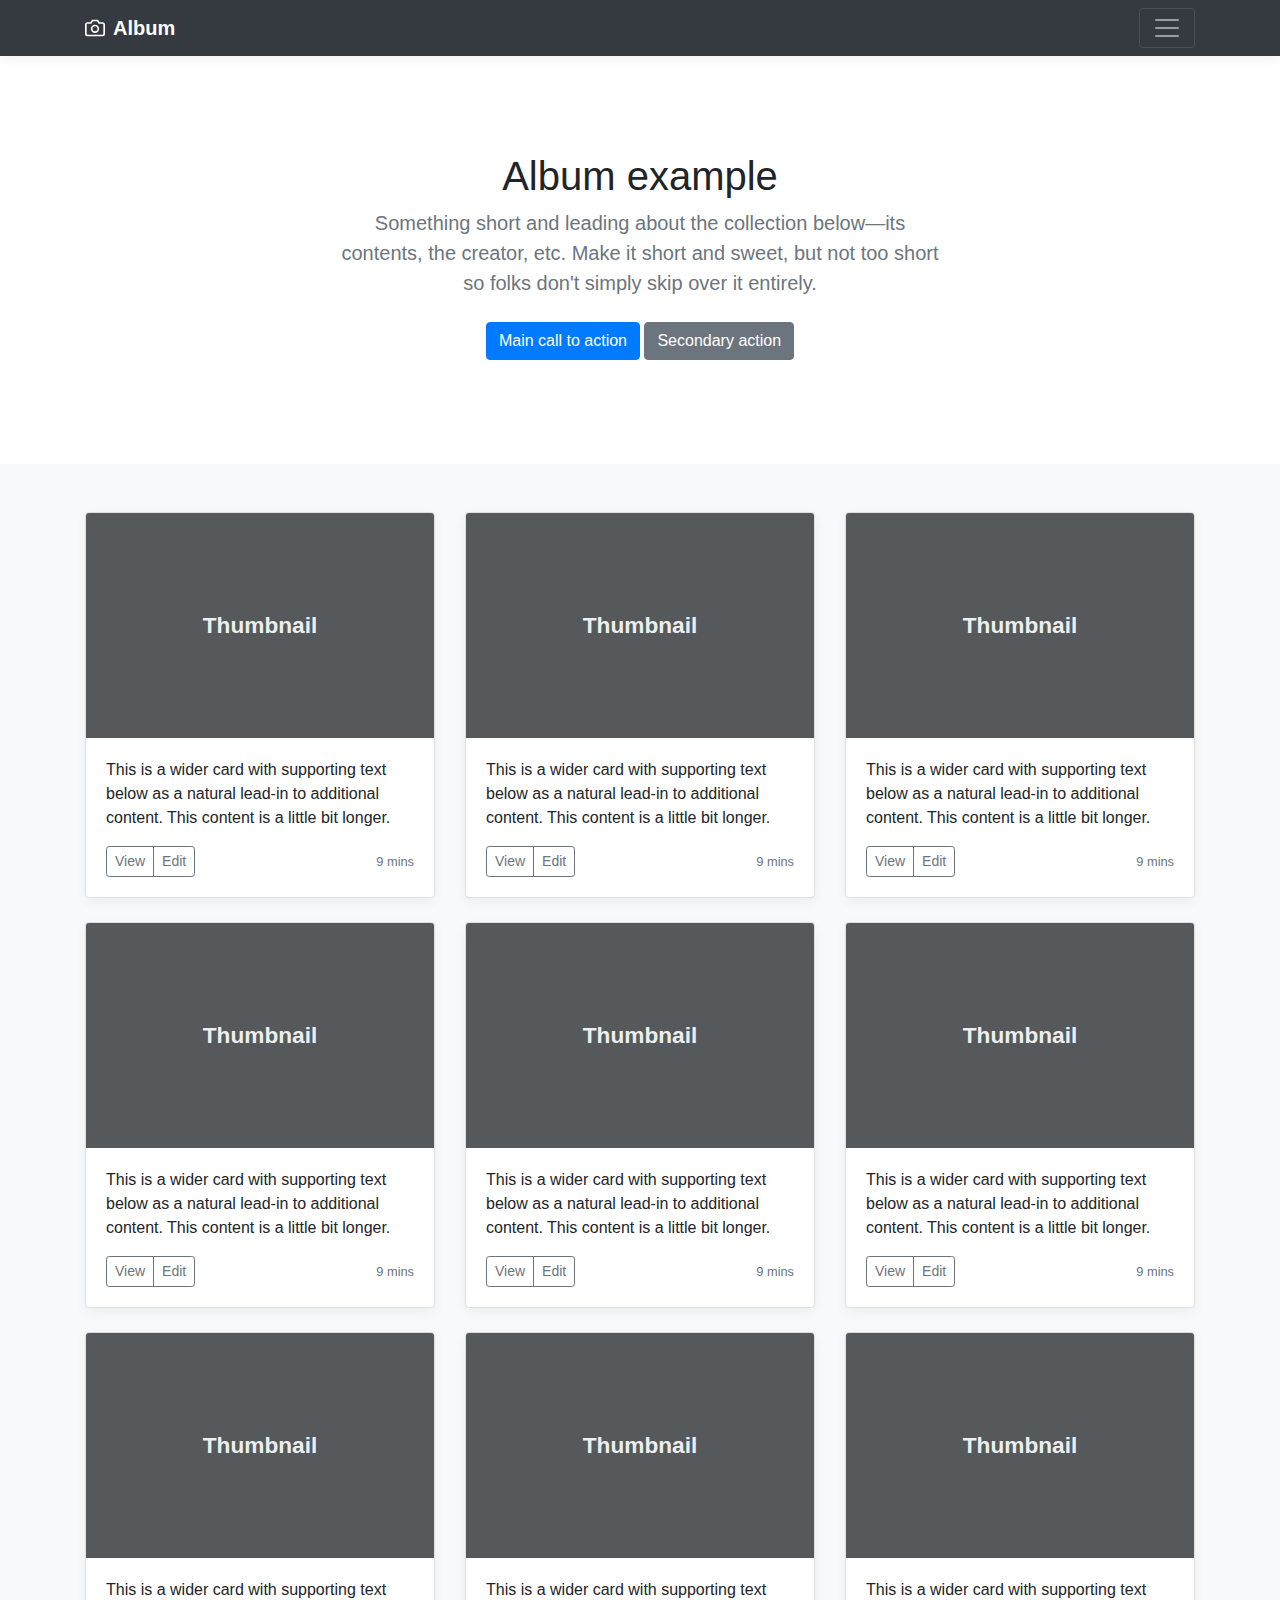
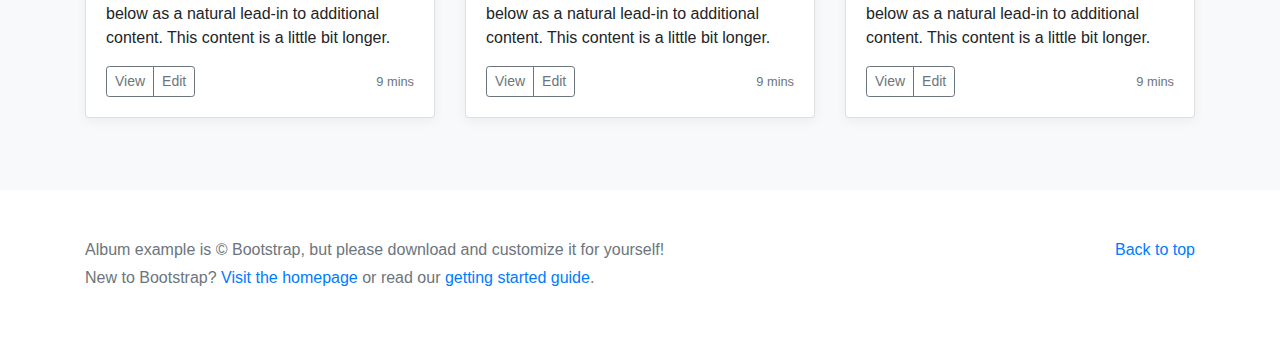
<file: bootstrap-4.1.1/docs/4.1/examples/album/index.html>
<!doctype html>
<html lang="en">
  <head>
    <meta charset="utf-8">
    <meta name="viewport" content="width=device-width, initial-scale=1, shrink-to-fit=no">
    <meta name="description" content="">
    <meta name="author" content="">
    <link rel="icon" href="../../../../favicon.ico">

    <title>Album example for Bootstrap</title>

    <!-- Bootstrap core CSS -->
    <link href="../../../../dist/css/bootstrap.min.css" rel="stylesheet">

    <!-- Custom styles for this template -->
    <link href="album.css" rel="stylesheet">
  </head>

  <body>

    <header>
      <div class="collapse bg-dark" id="navbarHeader">
        <div class="container">
          <div class="row">
            <div class="col-sm-8 col-md-7 py-4">
              <h4 class="text-white">About</h4>
              <p class="text-muted">Add some information about the album below, the author, or any other background context. Make it a few sentences long so folks can pick up some informative tidbits. Then, link them off to some social networking sites or contact information.</p>
            </div>
            <div class="col-sm-4 offset-md-1 py-4">
              <h4 class="text-white">Contact</h4>
              <ul class="list-unstyled">
                <li><a href="#" class="text-white">Follow on Twitter</a></li>
                <li><a href="#" class="text-white">Like on Facebook</a></li>
                <li><a href="#" class="text-white">Email me</a></li>
              </ul>
            </div>
          </div>
        </div>
      </div>
      <div class="navbar navbar-dark bg-dark box-shadow">
        <div class="container d-flex justify-content-between">
          <a href="#" class="navbar-brand d-flex align-items-center">
            <svg xmlns="http://www.w3.org/2000/svg" width="20" height="20" viewBox="0 0 24 24" fill="none" stroke="currentColor" stroke-width="2" stroke-linecap="round" stroke-linejoin="round" class="mr-2"><path d="M23 19a2 2 0 0 1-2 2H3a2 2 0 0 1-2-2V8a2 2 0 0 1 2-2h4l2-3h6l2 3h4a2 2 0 0 1 2 2z"></path><circle cx="12" cy="13" r="4"></circle></svg>
            <strong>Album</strong>
          </a>
          <button class="navbar-toggler" type="button" data-toggle="collapse" data-target="#navbarHeader" aria-controls="navbarHeader" aria-expanded="false" aria-label="Toggle navigation">
            <span class="navbar-toggler-icon"></span>
          </button>
        </div>
      </div>
    </header>

    <main role="main">

      <section class="jumbotron text-center">
        <div class="container">
          <h1 class="jumbotron-heading">Album example</h1>
          <p class="lead text-muted">Something short and leading about the collection below—its contents, the creator, etc. Make it short and sweet, but not too short so folks don't simply skip over it entirely.</p>
          <p>
            <a href="#" class="btn btn-primary my-2">Main call to action</a>
            <a href="#" class="btn btn-secondary my-2">Secondary action</a>
          </p>
        </div>
      </section>

      <div class="album py-5 bg-light">
        <div class="container">

          <div class="row">
            <div class="col-md-4">
              <div class="card mb-4 box-shadow">
                <img class="card-img-top" data-src="holder.js/100px225?theme=thumb&bg=55595c&fg=eceeef&text=Thumbnail" alt="Card image cap">
                <div class="card-body">
                  <p class="card-text">This is a wider card with supporting text below as a natural lead-in to additional content. This content is a little bit longer.</p>
                  <div class="d-flex justify-content-between align-items-center">
                    <div class="btn-group">
                      <button type="button" class="btn btn-sm btn-outline-secondary">View</button>
                      <button type="button" class="btn btn-sm btn-outline-secondary">Edit</button>
                    </div>
                    <small class="text-muted">9 mins</small>
                  </div>
                </div>
              </div>
            </div>
            <div class="col-md-4">
              <div class="card mb-4 box-shadow">
                <img class="card-img-top" data-src="holder.js/100px225?theme=thumb&bg=55595c&fg=eceeef&text=Thumbnail" alt="Card image cap">
                <div class="card-body">
                  <p class="card-text">This is a wider card with supporting text below as a natural lead-in to additional content. This content is a little bit longer.</p>
                  <div class="d-flex justify-content-between align-items-center">
                    <div class="btn-group">
                      <button type="button" class="btn btn-sm btn-outline-secondary">View</button>
                      <button type="button" class="btn btn-sm btn-outline-secondary">Edit</button>
                    </div>
                    <small class="text-muted">9 mins</small>
                  </div>
                </div>
              </div>
            </div>
            <div class="col-md-4">
              <div class="card mb-4 box-shadow">
                <img class="card-img-top" data-src="holder.js/100px225?theme=thumb&bg=55595c&fg=eceeef&text=Thumbnail" alt="Card image cap">
                <div class="card-body">
                  <p class="card-text">This is a wider card with supporting text below as a natural lead-in to additional content. This content is a little bit longer.</p>
                  <div class="d-flex justify-content-between align-items-center">
                    <div class="btn-group">
                      <button type="button" class="btn btn-sm btn-outline-secondary">View</button>
                      <button type="button" class="btn btn-sm btn-outline-secondary">Edit</button>
                    </div>
                    <small class="text-muted">9 mins</small>
                  </div>
                </div>
              </div>
            </div>

            <div class="col-md-4">
              <div class="card mb-4 box-shadow">
                <img class="card-img-top" data-src="holder.js/100px225?theme=thumb&bg=55595c&fg=eceeef&text=Thumbnail" alt="Card image cap">
                <div class="card-body">
                  <p class="card-text">This is a wider card with supporting text below as a natural lead-in to additional content. This content is a little bit longer.</p>
                  <div class="d-flex justify-content-between align-items-center">
                    <div class="btn-group">
                      <button type="button" class="btn btn-sm btn-outline-secondary">View</button>
                      <button type="button" class="btn btn-sm btn-outline-secondary">Edit</button>
                    </div>
                    <small class="text-muted">9 mins</small>
                  </div>
                </div>
              </div>
            </div>
            <div class="col-md-4">
              <div class="card mb-4 box-shadow">
                <img class="card-img-top" data-src="holder.js/100px225?theme=thumb&bg=55595c&fg=eceeef&text=Thumbnail" alt="Card image cap">
                <div class="card-body">
                  <p class="card-text">This is a wider card with supporting text below as a natural lead-in to additional content. This content is a little bit longer.</p>
                  <div class="d-flex justify-content-between align-items-center">
                    <div class="btn-group">
                      <button type="button" class="btn btn-sm btn-outline-secondary">View</button>
                      <button type="button" class="btn btn-sm btn-outline-secondary">Edit</button>
                    </div>
                    <small class="text-muted">9 mins</small>
                  </div>
                </div>
              </div>
            </div>
            <div class="col-md-4">
              <div class="card mb-4 box-shadow">
                <img class="card-img-top" data-src="holder.js/100px225?theme=thumb&bg=55595c&fg=eceeef&text=Thumbnail" alt="Card image cap">
                <div class="card-body">
                  <p class="card-text">This is a wider card with supporting text below as a natural lead-in to additional content. This content is a little bit longer.</p>
                  <div class="d-flex justify-content-between align-items-center">
                    <div class="btn-group">
                      <button type="button" class="btn btn-sm btn-outline-secondary">View</button>
                      <button type="button" class="btn btn-sm btn-outline-secondary">Edit</button>
                    </div>
                    <small class="text-muted">9 mins</small>
                  </div>
                </div>
              </div>
            </div>

            <div class="col-md-4">
              <div class="card mb-4 box-shadow">
                <img class="card-img-top" data-src="holder.js/100px225?theme=thumb&bg=55595c&fg=eceeef&text=Thumbnail" alt="Card image cap">
                <div class="card-body">
                  <p class="card-text">This is a wider card with supporting text below as a natural lead-in to additional content. This content is a little bit longer.</p>
                  <div class="d-flex justify-content-between align-items-center">
                    <div class="btn-group">
                      <button type="button" class="btn btn-sm btn-outline-secondary">View</button>
                      <button type="button" class="btn btn-sm btn-outline-secondary">Edit</button>
                    </div>
                    <small class="text-muted">9 mins</small>
                  </div>
                </div>
              </div>
            </div>
            <div class="col-md-4">
              <div class="card mb-4 box-shadow">
                <img class="card-img-top" data-src="holder.js/100px225?theme=thumb&bg=55595c&fg=eceeef&text=Thumbnail" alt="Card image cap">
                <div class="card-body">
                  <p class="card-text">This is a wider card with supporting text below as a natural lead-in to additional content. This content is a little bit longer.</p>
                  <div class="d-flex justify-content-between align-items-center">
                    <div class="btn-group">
                      <button type="button" class="btn btn-sm btn-outline-secondary">View</button>
                      <button type="button" class="btn btn-sm btn-outline-secondary">Edit</button>
                    </div>
                    <small class="text-muted">9 mins</small>
                  </div>
                </div>
              </div>
            </div>
            <div class="col-md-4">
              <div class="card mb-4 box-shadow">
                <img class="card-img-top" data-src="holder.js/100px225?theme=thumb&bg=55595c&fg=eceeef&text=Thumbnail" alt="Card image cap">
                <div class="card-body">
                  <p class="card-text">This is a wider card with supporting text below as a natural lead-in to additional content. This content is a little bit longer.</p>
                  <div class="d-flex justify-content-between align-items-center">
                    <div class="btn-group">
                      <button type="button" class="btn btn-sm btn-outline-secondary">View</button>
                      <button type="button" class="btn btn-sm btn-outline-secondary">Edit</button>
                    </div>
                    <small class="text-muted">9 mins</small>
                  </div>
                </div>
              </div>
            </div>
          </div>
        </div>
      </div>

    </main>

    <footer class="text-muted">
      <div class="container">
        <p class="float-right">
          <a href="#">Back to top</a>
        </p>
        <p>Album example is &copy; Bootstrap, but please download and customize it for yourself!</p>
        <p>New to Bootstrap? <a href="../../">Visit the homepage</a> or read our <a href="../../getting-started/">getting started guide</a>.</p>
      </div>
    </footer>

    <!-- Bootstrap core JavaScript
    ================================================== -->
    <!-- Placed at the end of the document so the pages load faster -->
    <script src="https://code.jquery.com/jquery-3.3.1.slim.min.js" integrity="sha384-q8i/X+965DzO0rT7abK41JStQIAqVgRVzpbzo5smXKp4YfRvH+8abtTE1Pi6jizo" crossorigin="anonymous"></script>
    <script>window.jQuery || document.write('<script src="../../../../assets/js/vendor/jquery-slim.min.js"><\/script>')</script>
    <script src="../../../../assets/js/vendor/popper.min.js"></script>
    <script src="../../../../dist/js/bootstrap.min.js"></script>
    <script src="../../../../assets/js/vendor/holder.min.js"></script>
  </body>
</html>
</file>
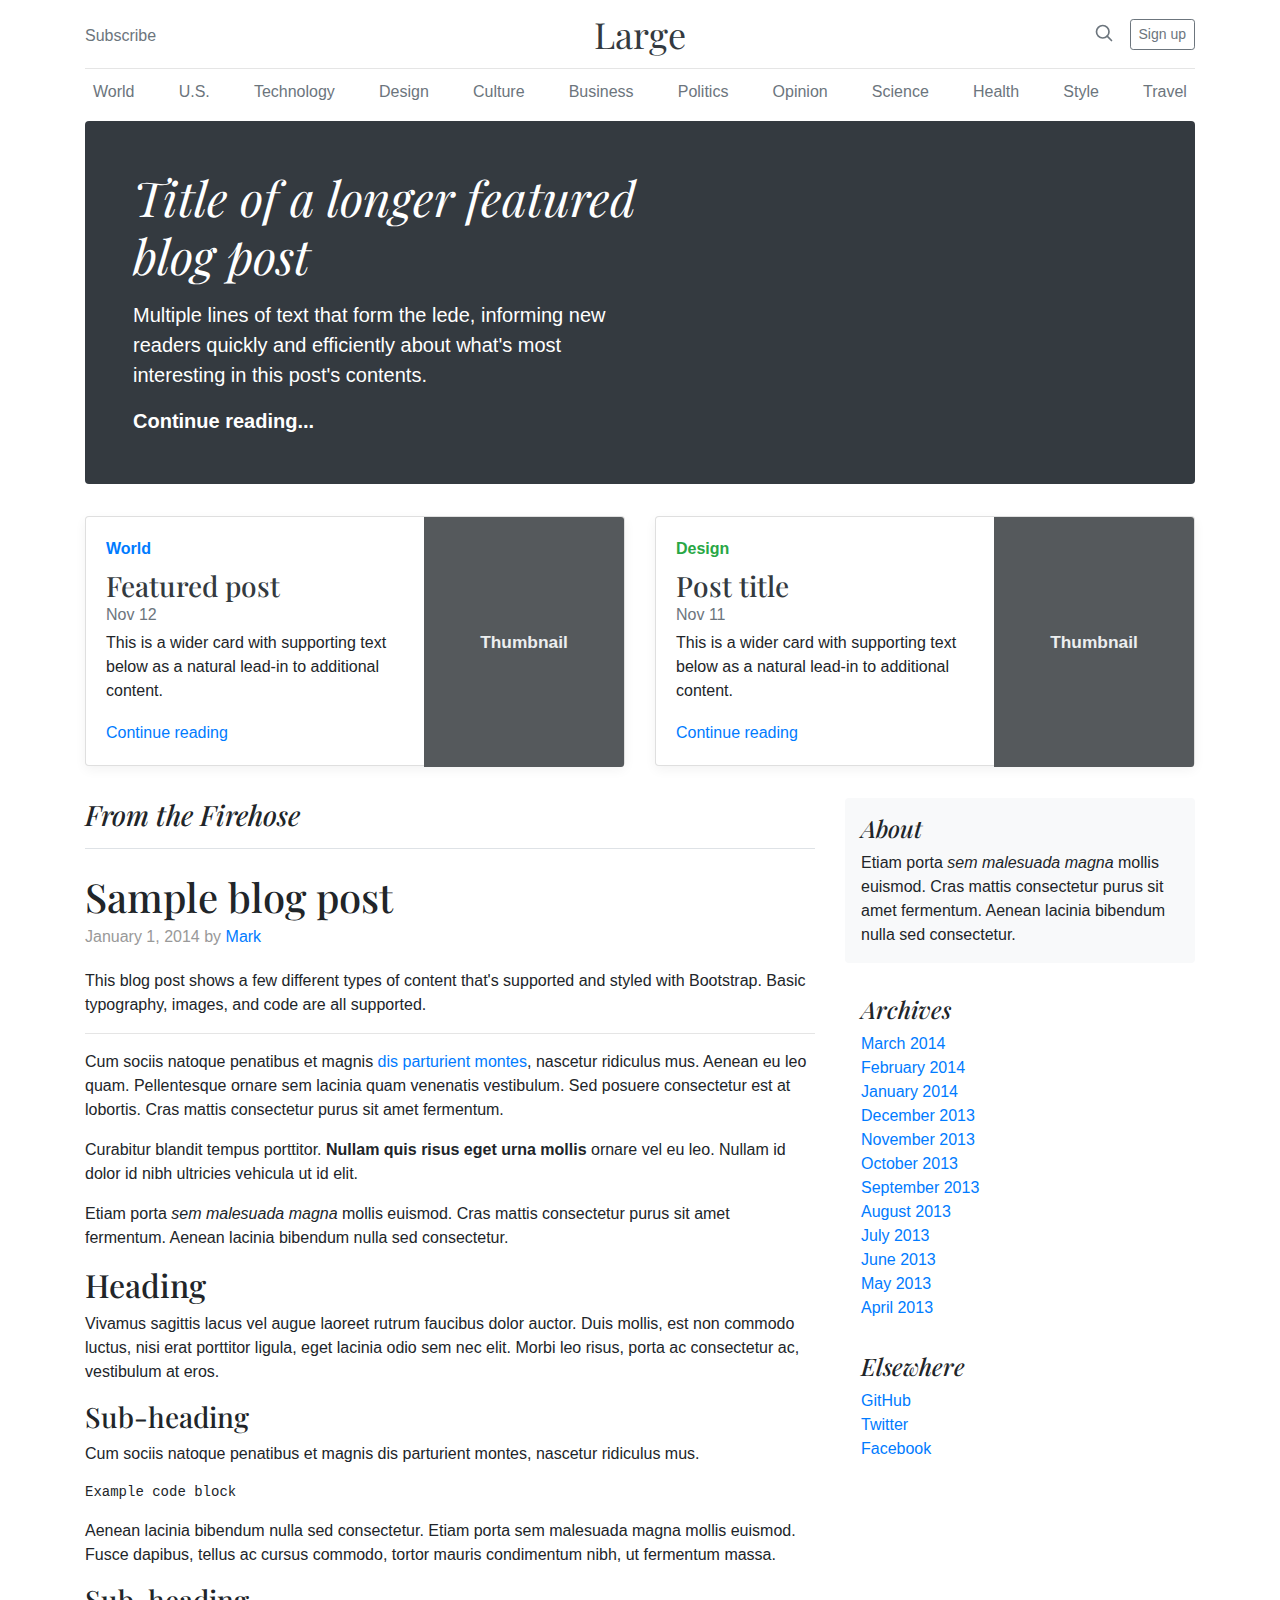
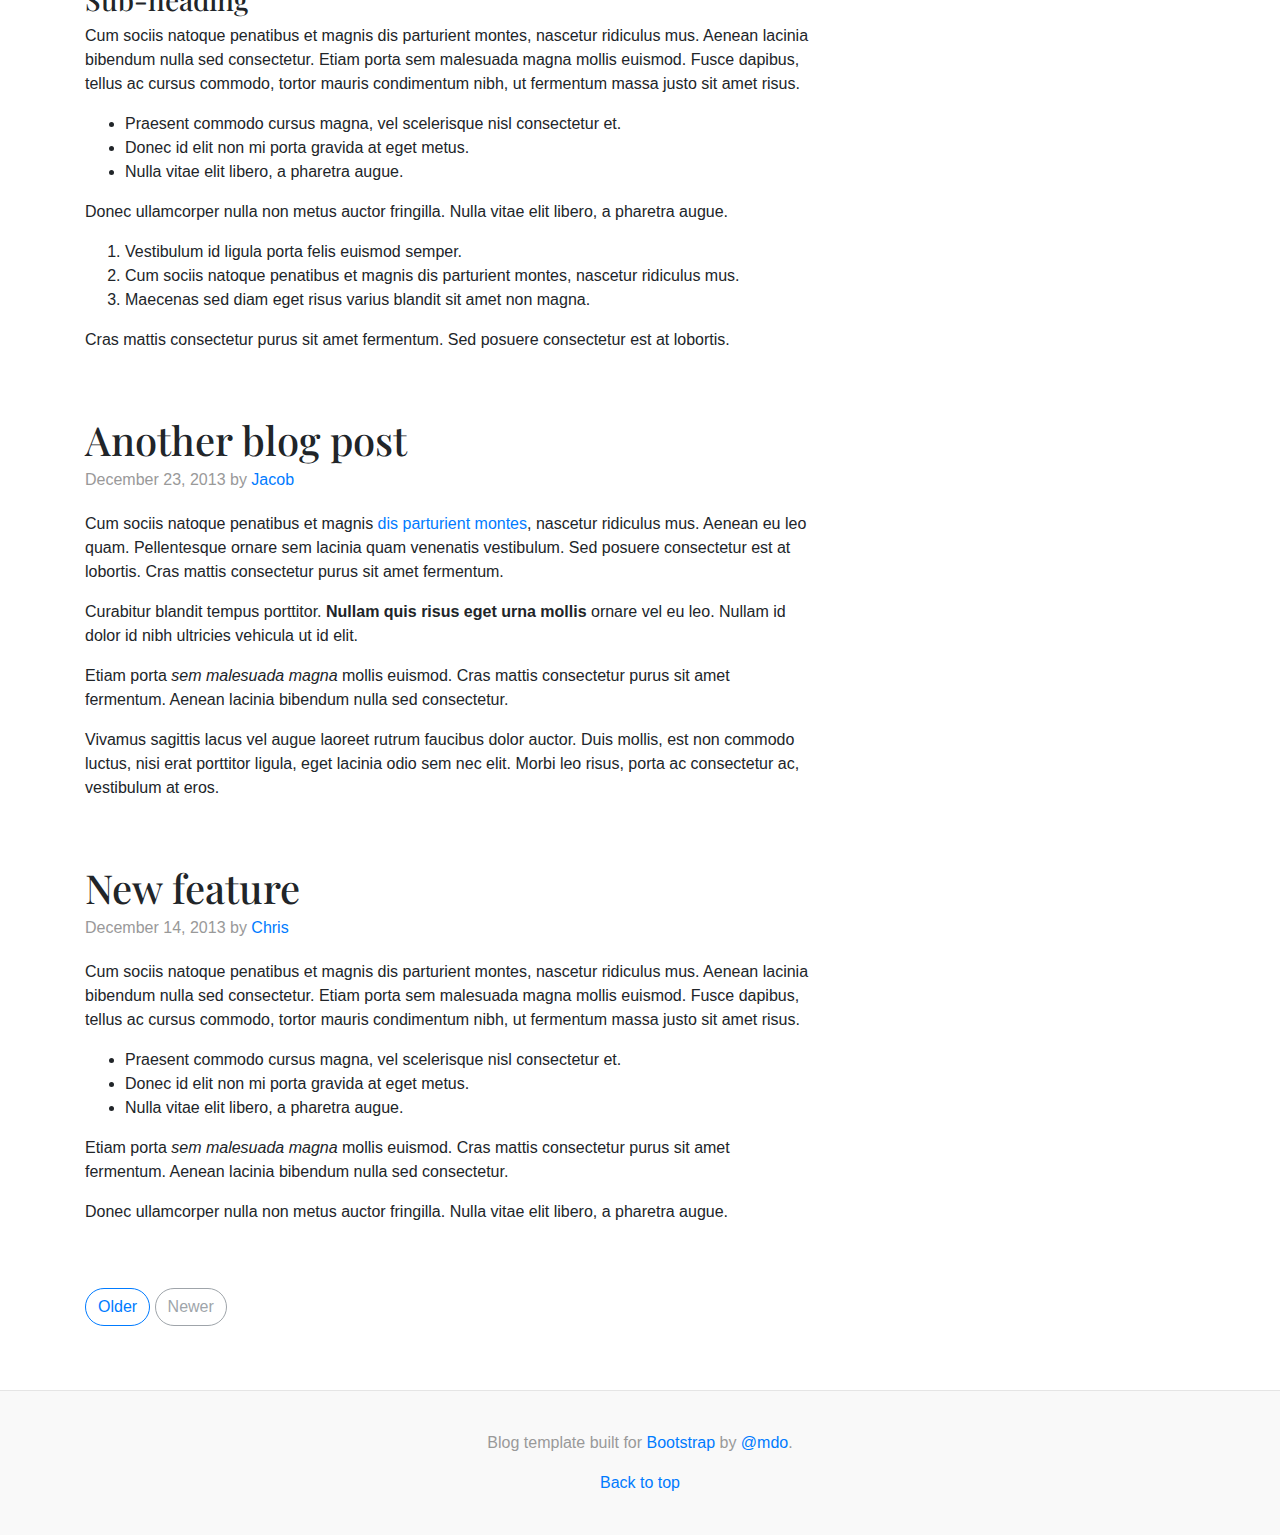
<file: bootstrap-4.1.1/docs/4.1/examples/blog/index.html>
<!doctype html>
<html lang="en">
  <head>
    <meta charset="utf-8">
    <meta name="viewport" content="width=device-width, initial-scale=1, shrink-to-fit=no">
    <meta name="description" content="">
    <meta name="author" content="">
    <link rel="icon" href="../../../../favicon.ico">

    <title>Blog Template for Bootstrap</title>

    <!-- Bootstrap core CSS -->
    <link href="../../../../dist/css/bootstrap.min.css" rel="stylesheet">

    <!-- Custom styles for this template -->
    <link href="https://fonts.googleapis.com/css?family=Playfair+Display:700,900" rel="stylesheet">
    <link href="blog.css" rel="stylesheet">
  </head>

  <body>

    <div class="container">
      <header class="blog-header py-3">
        <div class="row flex-nowrap justify-content-between align-items-center">
          <div class="col-4 pt-1">
            <a class="text-muted" href="#">Subscribe</a>
          </div>
          <div class="col-4 text-center">
            <a class="blog-header-logo text-dark" href="#">Large</a>
          </div>
          <div class="col-4 d-flex justify-content-end align-items-center">
            <a class="text-muted" href="#">
              <svg xmlns="http://www.w3.org/2000/svg" width="20" height="20" viewBox="0 0 24 24" fill="none" stroke="currentColor" stroke-width="2" stroke-linecap="round" stroke-linejoin="round" class="mx-3"><circle cx="10.5" cy="10.5" r="7.5"></circle><line x1="21" y1="21" x2="15.8" y2="15.8"></line></svg>
            </a>
            <a class="btn btn-sm btn-outline-secondary" href="#">Sign up</a>
          </div>
        </div>
      </header>

      <div class="nav-scroller py-1 mb-2">
        <nav class="nav d-flex justify-content-between">
          <a class="p-2 text-muted" href="#">World</a>
          <a class="p-2 text-muted" href="#">U.S.</a>
          <a class="p-2 text-muted" href="#">Technology</a>
          <a class="p-2 text-muted" href="#">Design</a>
          <a class="p-2 text-muted" href="#">Culture</a>
          <a class="p-2 text-muted" href="#">Business</a>
          <a class="p-2 text-muted" href="#">Politics</a>
          <a class="p-2 text-muted" href="#">Opinion</a>
          <a class="p-2 text-muted" href="#">Science</a>
          <a class="p-2 text-muted" href="#">Health</a>
          <a class="p-2 text-muted" href="#">Style</a>
          <a class="p-2 text-muted" href="#">Travel</a>
        </nav>
      </div>

      <div class="jumbotron p-3 p-md-5 text-white rounded bg-dark">
        <div class="col-md-6 px-0">
          <h1 class="display-4 font-italic">Title of a longer featured blog post</h1>
          <p class="lead my-3">Multiple lines of text that form the lede, informing new readers quickly and efficiently about what's most interesting in this post's contents.</p>
          <p class="lead mb-0"><a href="#" class="text-white font-weight-bold">Continue reading...</a></p>
        </div>
      </div>

      <div class="row mb-2">
        <div class="col-md-6">
          <div class="card flex-md-row mb-4 box-shadow h-md-250">
            <div class="card-body d-flex flex-column align-items-start">
              <strong class="d-inline-block mb-2 text-primary">World</strong>
              <h3 class="mb-0">
                <a class="text-dark" href="#">Featured post</a>
              </h3>
              <div class="mb-1 text-muted">Nov 12</div>
              <p class="card-text mb-auto">This is a wider card with supporting text below as a natural lead-in to additional content.</p>
              <a href="#">Continue reading</a>
            </div>
            <img class="card-img-right flex-auto d-none d-lg-block" data-src="holder.js/200x250?theme=thumb" alt="Card image cap">
          </div>
        </div>
        <div class="col-md-6">
          <div class="card flex-md-row mb-4 box-shadow h-md-250">
            <div class="card-body d-flex flex-column align-items-start">
              <strong class="d-inline-block mb-2 text-success">Design</strong>
              <h3 class="mb-0">
                <a class="text-dark" href="#">Post title</a>
              </h3>
              <div class="mb-1 text-muted">Nov 11</div>
              <p class="card-text mb-auto">This is a wider card with supporting text below as a natural lead-in to additional content.</p>
              <a href="#">Continue reading</a>
            </div>
            <img class="card-img-right flex-auto d-none d-lg-block" data-src="holder.js/200x250?theme=thumb" alt="Card image cap">
          </div>
        </div>
      </div>
    </div>

    <main role="main" class="container">
      <div class="row">
        <div class="col-md-8 blog-main">
          <h3 class="pb-3 mb-4 font-italic border-bottom">
            From the Firehose
          </h3>

          <div class="blog-post">
            <h2 class="blog-post-title">Sample blog post</h2>
            <p class="blog-post-meta">January 1, 2014 by <a href="#">Mark</a></p>

            <p>This blog post shows a few different types of content that's supported and styled with Bootstrap. Basic typography, images, and code are all supported.</p>
            <hr>
            <p>Cum sociis natoque penatibus et magnis <a href="#">dis parturient montes</a>, nascetur ridiculus mus. Aenean eu leo quam. Pellentesque ornare sem lacinia quam venenatis vestibulum. Sed posuere consectetur est at lobortis. Cras mattis consectetur purus sit amet fermentum.</p>
            <blockquote>
              <p>Curabitur blandit tempus porttitor. <strong>Nullam quis risus eget urna mollis</strong> ornare vel eu leo. Nullam id dolor id nibh ultricies vehicula ut id elit.</p>
            </blockquote>
            <p>Etiam porta <em>sem malesuada magna</em> mollis euismod. Cras mattis consectetur purus sit amet fermentum. Aenean lacinia bibendum nulla sed consectetur.</p>
            <h2>Heading</h2>
            <p>Vivamus sagittis lacus vel augue laoreet rutrum faucibus dolor auctor. Duis mollis, est non commodo luctus, nisi erat porttitor ligula, eget lacinia odio sem nec elit. Morbi leo risus, porta ac consectetur ac, vestibulum at eros.</p>
            <h3>Sub-heading</h3>
            <p>Cum sociis natoque penatibus et magnis dis parturient montes, nascetur ridiculus mus.</p>
            <pre><code>Example code block</code></pre>
            <p>Aenean lacinia bibendum nulla sed consectetur. Etiam porta sem malesuada magna mollis euismod. Fusce dapibus, tellus ac cursus commodo, tortor mauris condimentum nibh, ut fermentum massa.</p>
            <h3>Sub-heading</h3>
            <p>Cum sociis natoque penatibus et magnis dis parturient montes, nascetur ridiculus mus. Aenean lacinia bibendum nulla sed consectetur. Etiam porta sem malesuada magna mollis euismod. Fusce dapibus, tellus ac cursus commodo, tortor mauris condimentum nibh, ut fermentum massa justo sit amet risus.</p>
            <ul>
              <li>Praesent commodo cursus magna, vel scelerisque nisl consectetur et.</li>
              <li>Donec id elit non mi porta gravida at eget metus.</li>
              <li>Nulla vitae elit libero, a pharetra augue.</li>
            </ul>
            <p>Donec ullamcorper nulla non metus auctor fringilla. Nulla vitae elit libero, a pharetra augue.</p>
            <ol>
              <li>Vestibulum id ligula porta felis euismod semper.</li>
              <li>Cum sociis natoque penatibus et magnis dis parturient montes, nascetur ridiculus mus.</li>
              <li>Maecenas sed diam eget risus varius blandit sit amet non magna.</li>
            </ol>
            <p>Cras mattis consectetur purus sit amet fermentum. Sed posuere consectetur est at lobortis.</p>
          </div><!-- /.blog-post -->

          <div class="blog-post">
            <h2 class="blog-post-title">Another blog post</h2>
            <p class="blog-post-meta">December 23, 2013 by <a href="#">Jacob</a></p>

            <p>Cum sociis natoque penatibus et magnis <a href="#">dis parturient montes</a>, nascetur ridiculus mus. Aenean eu leo quam. Pellentesque ornare sem lacinia quam venenatis vestibulum. Sed posuere consectetur est at lobortis. Cras mattis consectetur purus sit amet fermentum.</p>
            <blockquote>
              <p>Curabitur blandit tempus porttitor. <strong>Nullam quis risus eget urna mollis</strong> ornare vel eu leo. Nullam id dolor id nibh ultricies vehicula ut id elit.</p>
            </blockquote>
            <p>Etiam porta <em>sem malesuada magna</em> mollis euismod. Cras mattis consectetur purus sit amet fermentum. Aenean lacinia bibendum nulla sed consectetur.</p>
            <p>Vivamus sagittis lacus vel augue laoreet rutrum faucibus dolor auctor. Duis mollis, est non commodo luctus, nisi erat porttitor ligula, eget lacinia odio sem nec elit. Morbi leo risus, porta ac consectetur ac, vestibulum at eros.</p>
          </div><!-- /.blog-post -->

          <div class="blog-post">
            <h2 class="blog-post-title">New feature</h2>
            <p class="blog-post-meta">December 14, 2013 by <a href="#">Chris</a></p>

            <p>Cum sociis natoque penatibus et magnis dis parturient montes, nascetur ridiculus mus. Aenean lacinia bibendum nulla sed consectetur. Etiam porta sem malesuada magna mollis euismod. Fusce dapibus, tellus ac cursus commodo, tortor mauris condimentum nibh, ut fermentum massa justo sit amet risus.</p>
            <ul>
              <li>Praesent commodo cursus magna, vel scelerisque nisl consectetur et.</li>
              <li>Donec id elit non mi porta gravida at eget metus.</li>
              <li>Nulla vitae elit libero, a pharetra augue.</li>
            </ul>
            <p>Etiam porta <em>sem malesuada magna</em> mollis euismod. Cras mattis consectetur purus sit amet fermentum. Aenean lacinia bibendum nulla sed consectetur.</p>
            <p>Donec ullamcorper nulla non metus auctor fringilla. Nulla vitae elit libero, a pharetra augue.</p>
          </div><!-- /.blog-post -->

          <nav class="blog-pagination">
            <a class="btn btn-outline-primary" href="#">Older</a>
            <a class="btn btn-outline-secondary disabled" href="#">Newer</a>
          </nav>

        </div><!-- /.blog-main -->

        <aside class="col-md-4 blog-sidebar">
          <div class="p-3 mb-3 bg-light rounded">
            <h4 class="font-italic">About</h4>
            <p class="mb-0">Etiam porta <em>sem malesuada magna</em> mollis euismod. Cras mattis consectetur purus sit amet fermentum. Aenean lacinia bibendum nulla sed consectetur.</p>
          </div>

          <div class="p-3">
            <h4 class="font-italic">Archives</h4>
            <ol class="list-unstyled mb-0">
              <li><a href="#">March 2014</a></li>
              <li><a href="#">February 2014</a></li>
              <li><a href="#">January 2014</a></li>
              <li><a href="#">December 2013</a></li>
              <li><a href="#">November 2013</a></li>
              <li><a href="#">October 2013</a></li>
              <li><a href="#">September 2013</a></li>
              <li><a href="#">August 2013</a></li>
              <li><a href="#">July 2013</a></li>
              <li><a href="#">June 2013</a></li>
              <li><a href="#">May 2013</a></li>
              <li><a href="#">April 2013</a></li>
            </ol>
          </div>

          <div class="p-3">
            <h4 class="font-italic">Elsewhere</h4>
            <ol class="list-unstyled">
              <li><a href="#">GitHub</a></li>
              <li><a href="#">Twitter</a></li>
              <li><a href="#">Facebook</a></li>
            </ol>
          </div>
        </aside><!-- /.blog-sidebar -->

      </div><!-- /.row -->

    </main><!-- /.container -->

    <footer class="blog-footer">
      <p>Blog template built for <a href="https://getbootstrap.com/">Bootstrap</a> by <a href="https://twitter.com/mdo">@mdo</a>.</p>
      <p>
        <a href="#">Back to top</a>
      </p>
    </footer>

    <!-- Bootstrap core JavaScript
    ================================================== -->
    <!-- Placed at the end of the document so the pages load faster -->
    <script src="https://code.jquery.com/jquery-3.3.1.slim.min.js" integrity="sha384-q8i/X+965DzO0rT7abK41JStQIAqVgRVzpbzo5smXKp4YfRvH+8abtTE1Pi6jizo" crossorigin="anonymous"></script>
    <script>window.jQuery || document.write('<script src="../../../../assets/js/vendor/jquery-slim.min.js"><\/script>')</script>
    <script src="../../../../assets/js/vendor/popper.min.js"></script>
    <script src="../../../../dist/js/bootstrap.min.js"></script>
    <script src="../../../../assets/js/vendor/holder.min.js"></script>
    <script>
      Holder.addTheme('thumb', {
        bg: '#55595c',
        fg: '#eceeef',
        text: 'Thumbnail'
      });
    </script>
  </body>
</html>
</file>
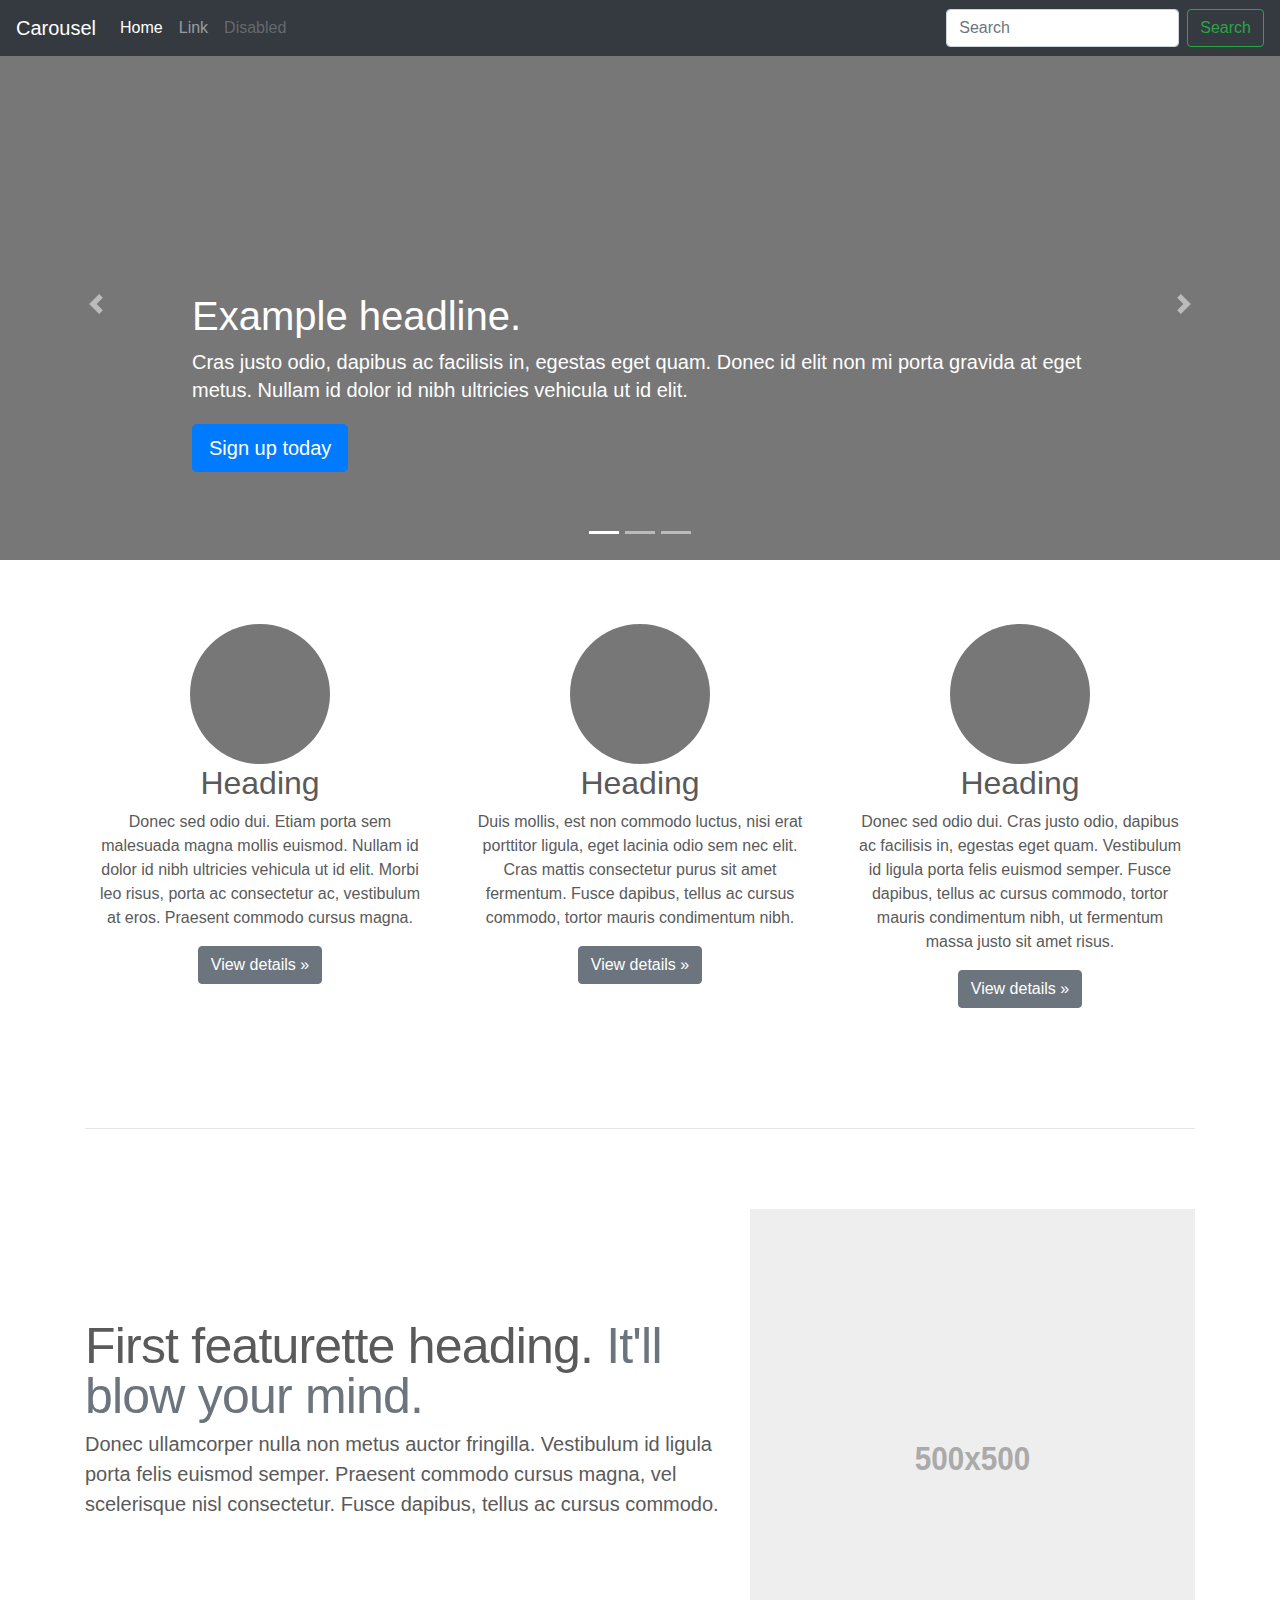
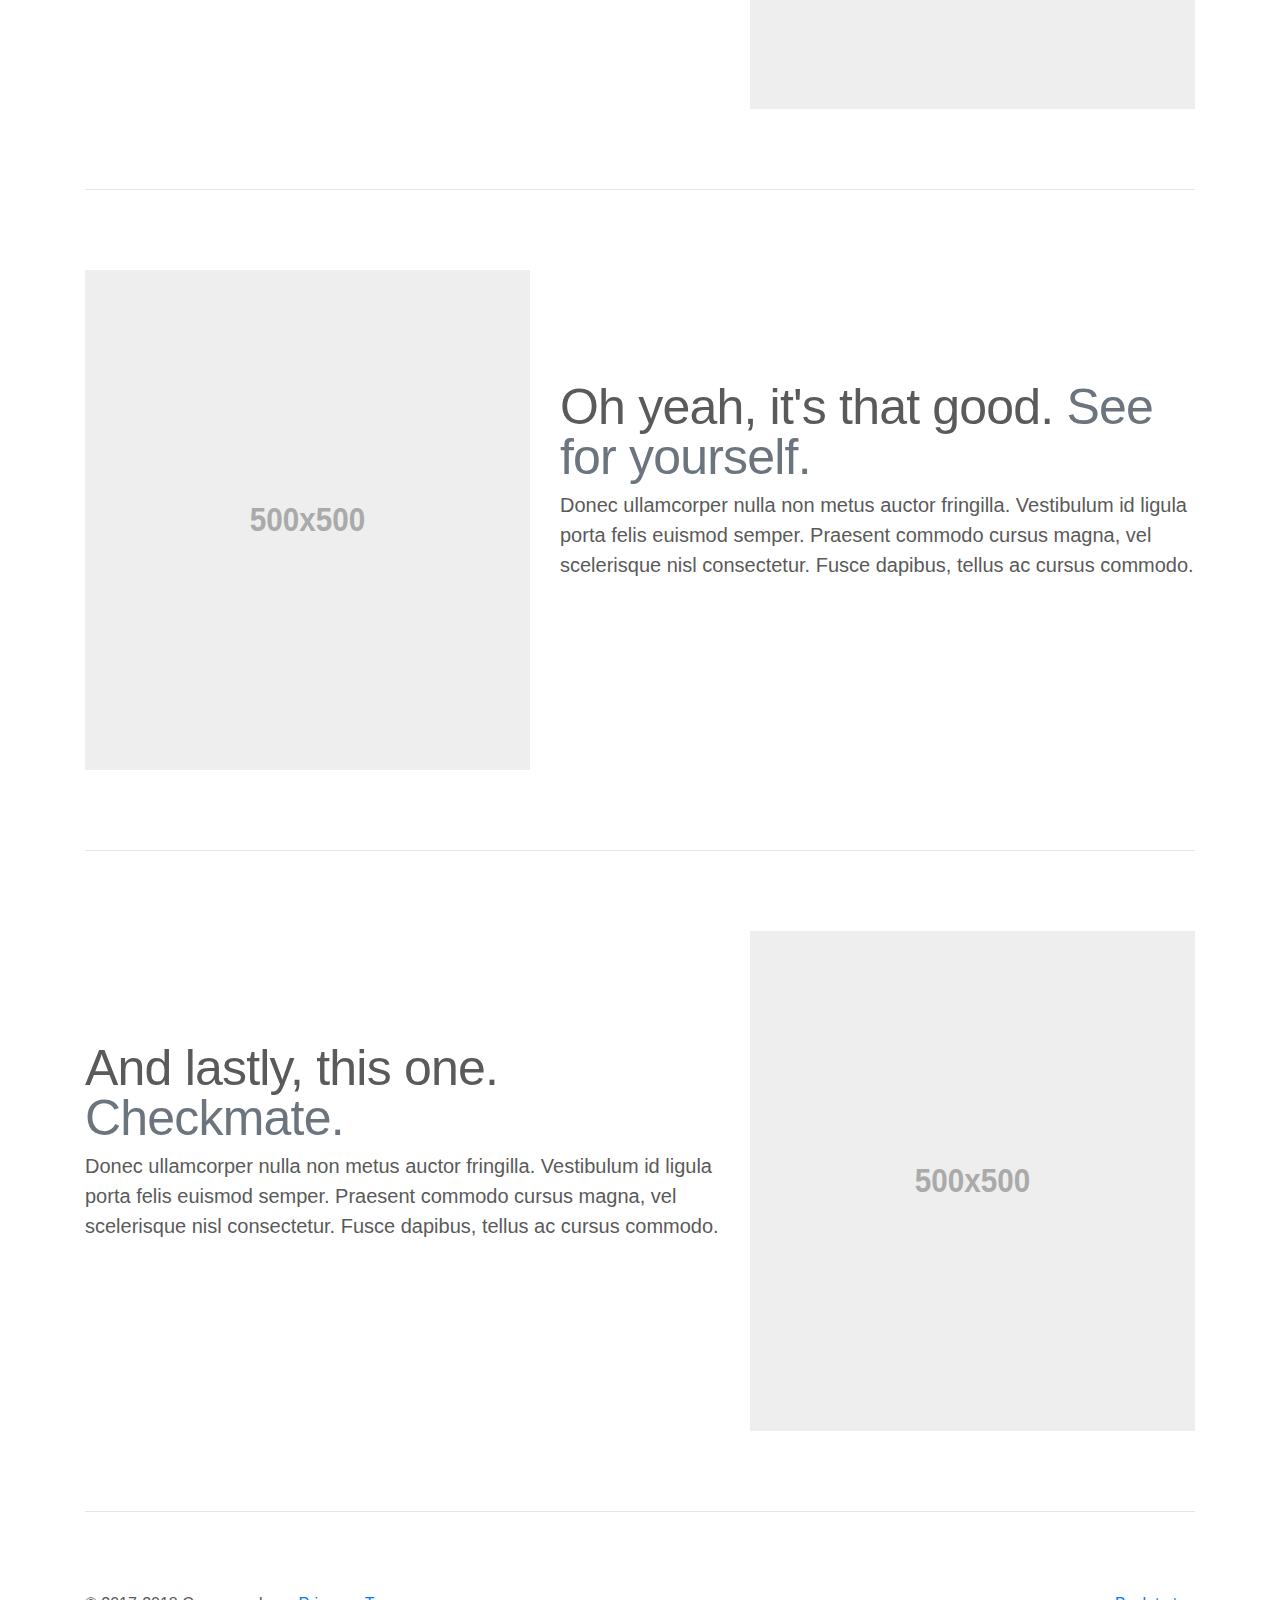
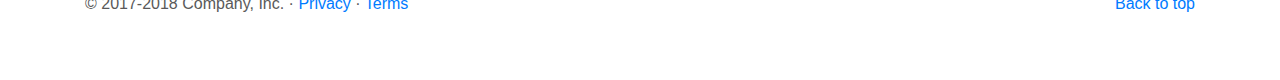
<file: bootstrap-4.1.1/docs/4.1/examples/carousel/index.html>
<!doctype html>
<html lang="en">
  <head>
    <meta charset="utf-8">
    <meta name="viewport" content="width=device-width, initial-scale=1, shrink-to-fit=no">
    <meta name="description" content="">
    <meta name="author" content="">
    <link rel="icon" href="../../../../favicon.ico">

    <title>Carousel Template for Bootstrap</title>

    <!-- Bootstrap core CSS -->
    <link href="../../../../dist/css/bootstrap.min.css" rel="stylesheet">

    <!-- Custom styles for this template -->
    <link href="carousel.css" rel="stylesheet">
  </head>
  <body>

    <header>
      <nav class="navbar navbar-expand-md navbar-dark fixed-top bg-dark">
        <a class="navbar-brand" href="#">Carousel</a>
        <button class="navbar-toggler" type="button" data-toggle="collapse" data-target="#navbarCollapse" aria-controls="navbarCollapse" aria-expanded="false" aria-label="Toggle navigation">
          <span class="navbar-toggler-icon"></span>
        </button>
        <div class="collapse navbar-collapse" id="navbarCollapse">
          <ul class="navbar-nav mr-auto">
            <li class="nav-item active">
              <a class="nav-link" href="#">Home <span class="sr-only">(current)</span></a>
            </li>
            <li class="nav-item">
              <a class="nav-link" href="#">Link</a>
            </li>
            <li class="nav-item">
              <a class="nav-link disabled" href="#">Disabled</a>
            </li>
          </ul>
          <form class="form-inline mt-2 mt-md-0">
            <input class="form-control mr-sm-2" type="text" placeholder="Search" aria-label="Search">
            <button class="btn btn-outline-success my-2 my-sm-0" type="submit">Search</button>
          </form>
        </div>
      </nav>
    </header>

    <main role="main">

      <div id="myCarousel" class="carousel slide" data-ride="carousel">
        <ol class="carousel-indicators">
          <li data-target="#myCarousel" data-slide-to="0" class="active"></li>
          <li data-target="#myCarousel" data-slide-to="1"></li>
          <li data-target="#myCarousel" data-slide-to="2"></li>
        </ol>
        <div class="carousel-inner">
          <div class="carousel-item active">
            <img class="first-slide" src="[data-uri]" alt="First slide">
            <div class="container">
              <div class="carousel-caption text-left">
                <h1>Example headline.</h1>
                <p>Cras justo odio, dapibus ac facilisis in, egestas eget quam. Donec id elit non mi porta gravida at eget metus. Nullam id dolor id nibh ultricies vehicula ut id elit.</p>
                <p><a class="btn btn-lg btn-primary" href="#" role="button">Sign up today</a></p>
              </div>
            </div>
          </div>
          <div class="carousel-item">
            <img class="second-slide" src="[data-uri]" alt="Second slide">
            <div class="container">
              <div class="carousel-caption">
                <h1>Another example headline.</h1>
                <p>Cras justo odio, dapibus ac facilisis in, egestas eget quam. Donec id elit non mi porta gravida at eget metus. Nullam id dolor id nibh ultricies vehicula ut id elit.</p>
                <p><a class="btn btn-lg btn-primary" href="#" role="button">Learn more</a></p>
              </div>
            </div>
          </div>
          <div class="carousel-item">
            <img class="third-slide" src="[data-uri]" alt="Third slide">
            <div class="container">
              <div class="carousel-caption text-right">
                <h1>One more for good measure.</h1>
                <p>Cras justo odio, dapibus ac facilisis in, egestas eget quam. Donec id elit non mi porta gravida at eget metus. Nullam id dolor id nibh ultricies vehicula ut id elit.</p>
                <p><a class="btn btn-lg btn-primary" href="#" role="button">Browse gallery</a></p>
              </div>
            </div>
          </div>
        </div>
        <a class="carousel-control-prev" href="#myCarousel" role="button" data-slide="prev">
          <span class="carousel-control-prev-icon" aria-hidden="true"></span>
          <span class="sr-only">Previous</span>
        </a>
        <a class="carousel-control-next" href="#myCarousel" role="button" data-slide="next">
          <span class="carousel-control-next-icon" aria-hidden="true"></span>
          <span class="sr-only">Next</span>
        </a>
      </div>


      <!-- Marketing messaging and featurettes
      ================================================== -->
      <!-- Wrap the rest of the page in another container to center all the content. -->

      <div class="container marketing">

        <!-- Three columns of text below the carousel -->
        <div class="row">
          <div class="col-lg-4">
            <img class="rounded-circle" src="[data-uri]" alt="Generic placeholder image" width="140" height="140">
            <h2>Heading</h2>
            <p>Donec sed odio dui. Etiam porta sem malesuada magna mollis euismod. Nullam id dolor id nibh ultricies vehicula ut id elit. Morbi leo risus, porta ac consectetur ac, vestibulum at eros. Praesent commodo cursus magna.</p>
            <p><a class="btn btn-secondary" href="#" role="button">View details &raquo;</a></p>
          </div><!-- /.col-lg-4 -->
          <div class="col-lg-4">
            <img class="rounded-circle" src="[data-uri]" alt="Generic placeholder image" width="140" height="140">
            <h2>Heading</h2>
            <p>Duis mollis, est non commodo luctus, nisi erat porttitor ligula, eget lacinia odio sem nec elit. Cras mattis consectetur purus sit amet fermentum. Fusce dapibus, tellus ac cursus commodo, tortor mauris condimentum nibh.</p>
            <p><a class="btn btn-secondary" href="#" role="button">View details &raquo;</a></p>
          </div><!-- /.col-lg-4 -->
          <div class="col-lg-4">
            <img class="rounded-circle" src="[data-uri]" alt="Generic placeholder image" width="140" height="140">
            <h2>Heading</h2>
            <p>Donec sed odio dui. Cras justo odio, dapibus ac facilisis in, egestas eget quam. Vestibulum id ligula porta felis euismod semper. Fusce dapibus, tellus ac cursus commodo, tortor mauris condimentum nibh, ut fermentum massa justo sit amet risus.</p>
            <p><a class="btn btn-secondary" href="#" role="button">View details &raquo;</a></p>
          </div><!-- /.col-lg-4 -->
        </div><!-- /.row -->


        <!-- START THE FEATURETTES -->

        <hr class="featurette-divider">

        <div class="row featurette">
          <div class="col-md-7">
            <h2 class="featurette-heading">First featurette heading. <span class="text-muted">It'll blow your mind.</span></h2>
            <p class="lead">Donec ullamcorper nulla non metus auctor fringilla. Vestibulum id ligula porta felis euismod semper. Praesent commodo cursus magna, vel scelerisque nisl consectetur. Fusce dapibus, tellus ac cursus commodo.</p>
          </div>
          <div class="col-md-5">
            <img class="featurette-image img-fluid mx-auto" data-src="holder.js/500x500/auto" alt="Generic placeholder image">
          </div>
        </div>

        <hr class="featurette-divider">

        <div class="row featurette">
          <div class="col-md-7 order-md-2">
            <h2 class="featurette-heading">Oh yeah, it's that good. <span class="text-muted">See for yourself.</span></h2>
            <p class="lead">Donec ullamcorper nulla non metus auctor fringilla. Vestibulum id ligula porta felis euismod semper. Praesent commodo cursus magna, vel scelerisque nisl consectetur. Fusce dapibus, tellus ac cursus commodo.</p>
          </div>
          <div class="col-md-5 order-md-1">
            <img class="featurette-image img-fluid mx-auto" data-src="holder.js/500x500/auto" alt="Generic placeholder image">
          </div>
        </div>

        <hr class="featurette-divider">

        <div class="row featurette">
          <div class="col-md-7">
            <h2 class="featurette-heading">And lastly, this one. <span class="text-muted">Checkmate.</span></h2>
            <p class="lead">Donec ullamcorper nulla non metus auctor fringilla. Vestibulum id ligula porta felis euismod semper. Praesent commodo cursus magna, vel scelerisque nisl consectetur. Fusce dapibus, tellus ac cursus commodo.</p>
          </div>
          <div class="col-md-5">
            <img class="featurette-image img-fluid mx-auto" data-src="holder.js/500x500/auto" alt="Generic placeholder image">
          </div>
        </div>

        <hr class="featurette-divider">

        <!-- /END THE FEATURETTES -->

      </div><!-- /.container -->


      <!-- FOOTER -->
      <footer class="container">
        <p class="float-right"><a href="#">Back to top</a></p>
        <p>&copy; 2017-2018 Company, Inc. &middot; <a href="#">Privacy</a> &middot; <a href="#">Terms</a></p>
      </footer>
    </main>

    <!-- Bootstrap core JavaScript
    ================================================== -->
    <!-- Placed at the end of the document so the pages load faster -->
    <script src="https://code.jquery.com/jquery-3.3.1.slim.min.js" integrity="sha384-q8i/X+965DzO0rT7abK41JStQIAqVgRVzpbzo5smXKp4YfRvH+8abtTE1Pi6jizo" crossorigin="anonymous"></script>
    <script>window.jQuery || document.write('<script src="../../../../assets/js/vendor/jquery-slim.min.js"><\/script>')</script>
    <script src="../../../../assets/js/vendor/popper.min.js"></script>
    <script src="../../../../dist/js/bootstrap.min.js"></script>
    <!-- Just to make our placeholder images work. Don't actually copy the next line! -->
    <script src="../../../../assets/js/vendor/holder.min.js"></script>
  </body>
</html>
</file>
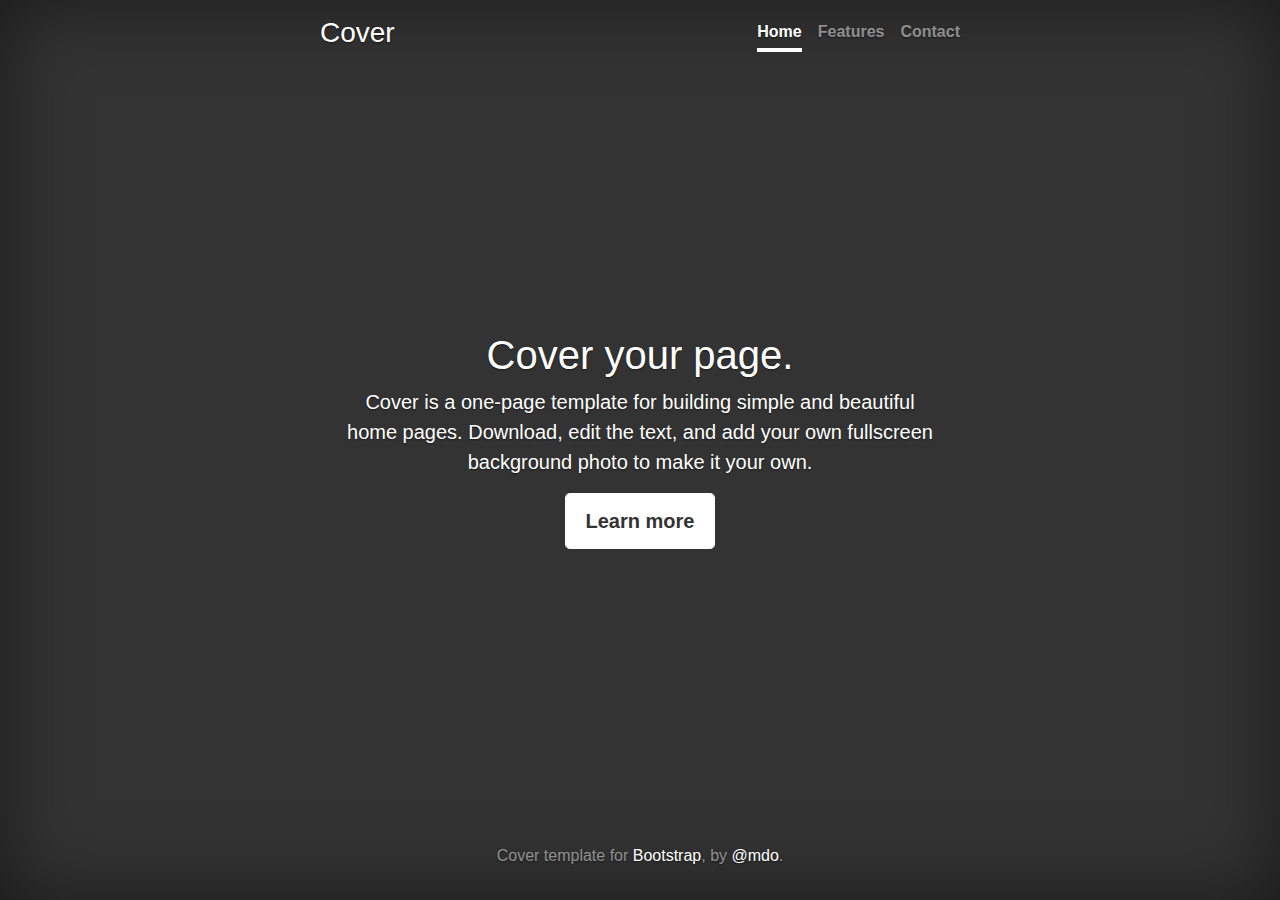
<file: bootstrap-4.1.1/docs/4.1/examples/cover/index.html>
<!doctype html>
<html lang="en">
  <head>
    <meta charset="utf-8">
    <meta name="viewport" content="width=device-width, initial-scale=1, shrink-to-fit=no">
    <meta name="description" content="">
    <meta name="author" content="">
    <link rel="icon" href="../../../../favicon.ico">

    <title>Cover Template for Bootstrap</title>

    <!-- Bootstrap core CSS -->
    <link href="../../../../dist/css/bootstrap.min.css" rel="stylesheet">

    <!-- Custom styles for this template -->
    <link href="cover.css" rel="stylesheet">
  </head>

  <body class="text-center">

    <div class="cover-container d-flex w-100 h-100 p-3 mx-auto flex-column">
      <header class="masthead mb-auto">
        <div class="inner">
          <h3 class="masthead-brand">Cover</h3>
          <nav class="nav nav-masthead justify-content-center">
            <a class="nav-link active" href="#">Home</a>
            <a class="nav-link" href="#">Features</a>
            <a class="nav-link" href="#">Contact</a>
          </nav>
        </div>
      </header>

      <main role="main" class="inner cover">
        <h1 class="cover-heading">Cover your page.</h1>
        <p class="lead">Cover is a one-page template for building simple and beautiful home pages. Download, edit the text, and add your own fullscreen background photo to make it your own.</p>
        <p class="lead">
          <a href="#" class="btn btn-lg btn-secondary">Learn more</a>
        </p>
      </main>

      <footer class="mastfoot mt-auto">
        <div class="inner">
          <p>Cover template for <a href="https://getbootstrap.com/">Bootstrap</a>, by <a href="https://twitter.com/mdo">@mdo</a>.</p>
        </div>
      </footer>
    </div>


    <!-- Bootstrap core JavaScript
    ================================================== -->
    <!-- Placed at the end of the document so the pages load faster -->
    <script src="https://code.jquery.com/jquery-3.3.1.slim.min.js" integrity="sha384-q8i/X+965DzO0rT7abK41JStQIAqVgRVzpbzo5smXKp4YfRvH+8abtTE1Pi6jizo" crossorigin="anonymous"></script>
    <script>window.jQuery || document.write('<script src="../../../../assets/js/vendor/jquery-slim.min.js"><\/script>')</script>
    <script src="../../../../assets/js/vendor/popper.min.js"></script>
    <script src="../../../../dist/js/bootstrap.min.js"></script>
  </body>
</html>
</file>
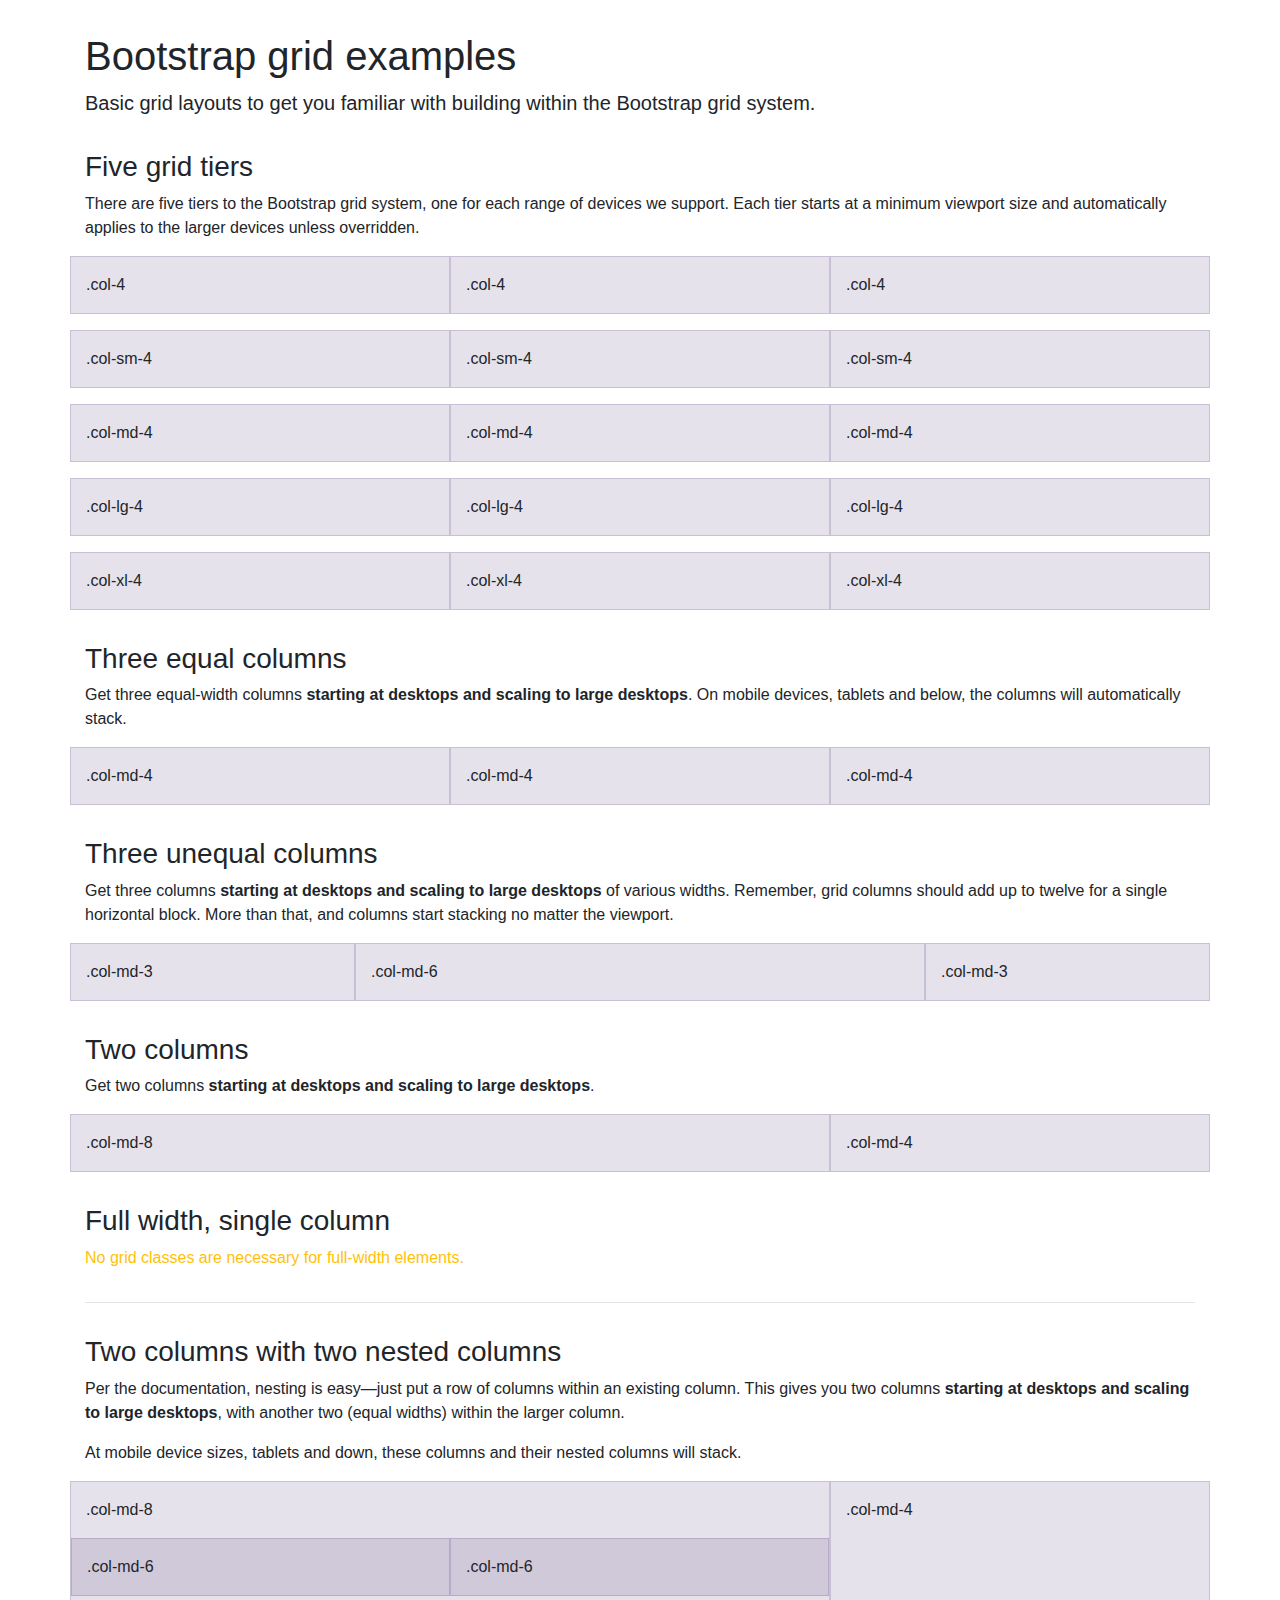
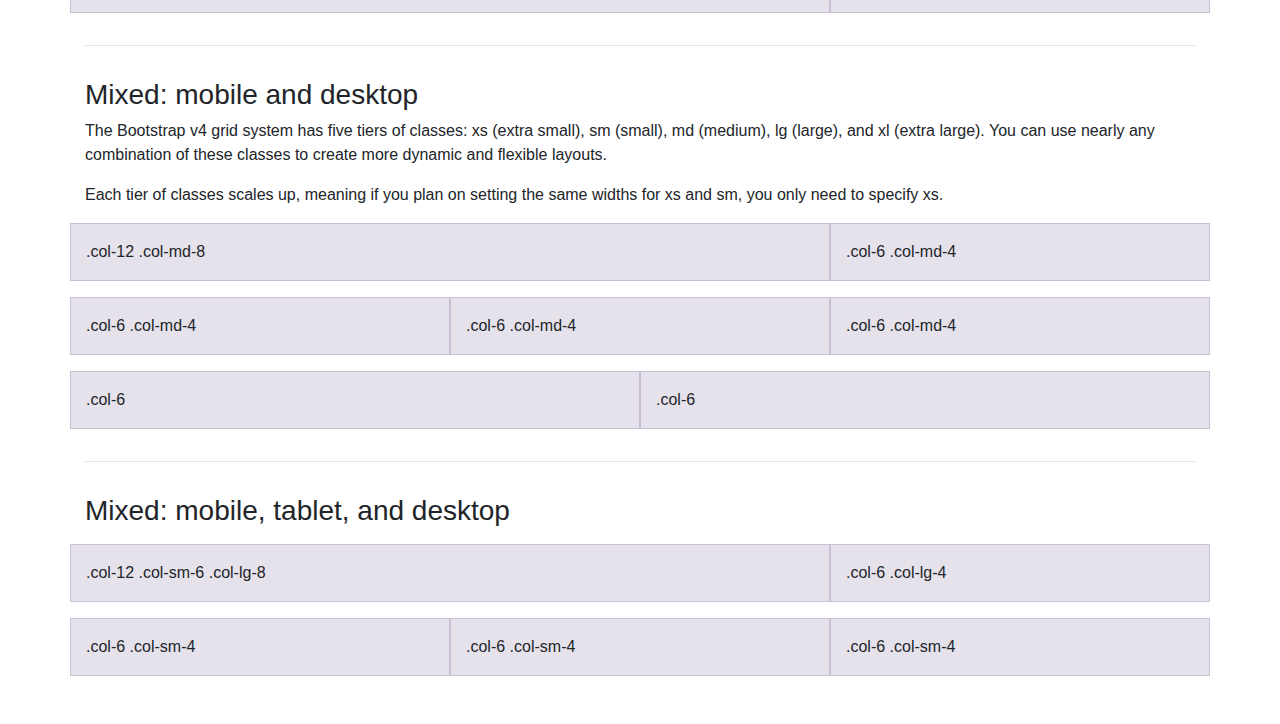
<file: bootstrap-4.1.1/docs/4.1/examples/grid/index.html>
<!doctype html>
<html lang="en">
  <head>
    <meta charset="utf-8">
    <meta name="viewport" content="width=device-width, initial-scale=1, shrink-to-fit=no">
    <meta name="description" content="">
    <meta name="author" content="">
    <link rel="icon" href="../../../../favicon.ico">

    <title>Grid Template for Bootstrap</title>

    <!-- Bootstrap core CSS -->
    <link href="../../../../dist/css/bootstrap.min.css" rel="stylesheet">

    <!-- Custom styles for this template -->
    <link href="grid.css" rel="stylesheet">
  </head>

  <body>
    <div class="container">

      <h1>Bootstrap grid examples</h1>
      <p class="lead">Basic grid layouts to get you familiar with building within the Bootstrap grid system.</p>

      <h3>Five grid tiers</h3>
      <p>There are five tiers to the Bootstrap grid system, one for each range of devices we support. Each tier starts at a minimum viewport size and automatically applies to the larger devices unless overridden.</p>

      <div class="row">
        <div class="col-4">.col-4</div>
        <div class="col-4">.col-4</div>
        <div class="col-4">.col-4</div>
      </div>

      <div class="row">
        <div class="col-sm-4">.col-sm-4</div>
        <div class="col-sm-4">.col-sm-4</div>
        <div class="col-sm-4">.col-sm-4</div>
      </div>

      <div class="row">
        <div class="col-md-4">.col-md-4</div>
        <div class="col-md-4">.col-md-4</div>
        <div class="col-md-4">.col-md-4</div>
      </div>

      <div class="row">
        <div class="col-lg-4">.col-lg-4</div>
        <div class="col-lg-4">.col-lg-4</div>
        <div class="col-lg-4">.col-lg-4</div>
      </div>

      <div class="row">
        <div class="col-xl-4">.col-xl-4</div>
        <div class="col-xl-4">.col-xl-4</div>
        <div class="col-xl-4">.col-xl-4</div>
      </div>

      <h3>Three equal columns</h3>
      <p>Get three equal-width columns <strong>starting at desktops and scaling to large desktops</strong>. On mobile devices, tablets and below, the columns will automatically stack.</p>
      <div class="row">
        <div class="col-md-4">.col-md-4</div>
        <div class="col-md-4">.col-md-4</div>
        <div class="col-md-4">.col-md-4</div>
      </div>

      <h3>Three unequal columns</h3>
      <p>Get three columns <strong>starting at desktops and scaling to large desktops</strong> of various widths. Remember, grid columns should add up to twelve for a single horizontal block. More than that, and columns start stacking no matter the viewport.</p>
      <div class="row">
        <div class="col-md-3">.col-md-3</div>
        <div class="col-md-6">.col-md-6</div>
        <div class="col-md-3">.col-md-3</div>
      </div>

      <h3>Two columns</h3>
      <p>Get two columns <strong>starting at desktops and scaling to large desktops</strong>.</p>
      <div class="row">
        <div class="col-md-8">.col-md-8</div>
        <div class="col-md-4">.col-md-4</div>
      </div>

      <h3>Full width, single column</h3>
      <p class="text-warning">No grid classes are necessary for full-width elements.</p>

      <hr>

      <h3>Two columns with two nested columns</h3>
      <p>Per the documentation, nesting is easy—just put a row of columns within an existing column. This gives you two columns <strong>starting at desktops and scaling to large desktops</strong>, with another two (equal widths) within the larger column.</p>
      <p>At mobile device sizes, tablets and down, these columns and their nested columns will stack.</p>
      <div class="row">
        <div class="col-md-8">
          .col-md-8
          <div class="row">
            <div class="col-md-6">.col-md-6</div>
            <div class="col-md-6">.col-md-6</div>
          </div>
        </div>
        <div class="col-md-4">.col-md-4</div>
      </div>

      <hr>

      <h3>Mixed: mobile and desktop</h3>
      <p>The Bootstrap v4 grid system has five tiers of classes: xs (extra small), sm (small), md (medium), lg (large), and xl (extra large). You can use nearly any combination of these classes to create more dynamic and flexible layouts.</p>
      <p>Each tier of classes scales up, meaning if you plan on setting the same widths for xs and sm, you only need to specify xs.</p>
      <div class="row">
        <div class="col-12 col-md-8">.col-12 .col-md-8</div>
        <div class="col-6 col-md-4">.col-6 .col-md-4</div>
      </div>
      <div class="row">
        <div class="col-6 col-md-4">.col-6 .col-md-4</div>
        <div class="col-6 col-md-4">.col-6 .col-md-4</div>
        <div class="col-6 col-md-4">.col-6 .col-md-4</div>
      </div>
      <div class="row">
        <div class="col-6">.col-6</div>
        <div class="col-6">.col-6</div>
      </div>

      <hr>

      <h3>Mixed: mobile, tablet, and desktop</h3>
      <p></p>
      <div class="row">
        <div class="col-12 col-sm-6 col-lg-8">.col-12 .col-sm-6 .col-lg-8</div>
        <div class="col-6 col-lg-4">.col-6 .col-lg-4</div>
      </div>
      <div class="row">
        <div class="col-6 col-sm-4">.col-6 .col-sm-4</div>
        <div class="col-6 col-sm-4">.col-6 .col-sm-4</div>
        <div class="col-6 col-sm-4">.col-6 .col-sm-4</div>
      </div>

    </div> <!-- /container -->
  </body>
</html>
</file>
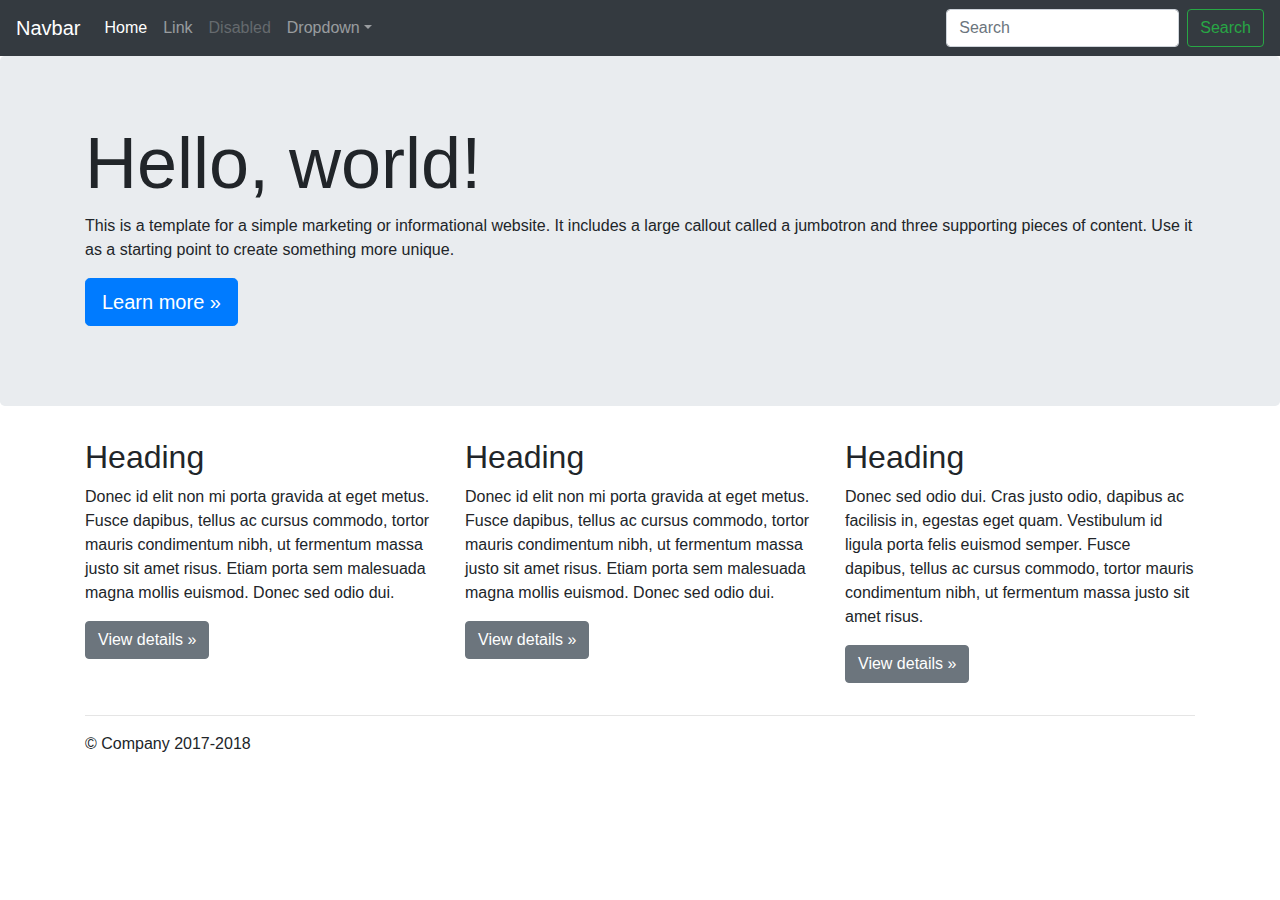
<file: bootstrap-4.1.1/docs/4.1/examples/jumbotron/index.html>
<!doctype html>
<html lang="en">
  <head>
    <meta charset="utf-8">
    <meta name="viewport" content="width=device-width, initial-scale=1, shrink-to-fit=no">
    <meta name="description" content="">
    <meta name="author" content="">
    <link rel="icon" href="../../../../favicon.ico">

    <title>Jumbotron Template for Bootstrap</title>

    <!-- Bootstrap core CSS -->
    <link href="../../../../dist/css/bootstrap.min.css" rel="stylesheet">

    <!-- Custom styles for this template -->
    <link href="jumbotron.css" rel="stylesheet">
  </head>

  <body>

    <nav class="navbar navbar-expand-md navbar-dark fixed-top bg-dark">
      <a class="navbar-brand" href="#">Navbar</a>
      <button class="navbar-toggler" type="button" data-toggle="collapse" data-target="#navbarsExampleDefault" aria-controls="navbarsExampleDefault" aria-expanded="false" aria-label="Toggle navigation">
        <span class="navbar-toggler-icon"></span>
      </button>

      <div class="collapse navbar-collapse" id="navbarsExampleDefault">
        <ul class="navbar-nav mr-auto">
          <li class="nav-item active">
            <a class="nav-link" href="#">Home <span class="sr-only">(current)</span></a>
          </li>
          <li class="nav-item">
            <a class="nav-link" href="#">Link</a>
          </li>
          <li class="nav-item">
            <a class="nav-link disabled" href="#">Disabled</a>
          </li>
          <li class="nav-item dropdown">
            <a class="nav-link dropdown-toggle" href="http://example.com" id="dropdown01" data-toggle="dropdown" aria-haspopup="true" aria-expanded="false">Dropdown</a>
            <div class="dropdown-menu" aria-labelledby="dropdown01">
              <a class="dropdown-item" href="#">Action</a>
              <a class="dropdown-item" href="#">Another action</a>
              <a class="dropdown-item" href="#">Something else here</a>
            </div>
          </li>
        </ul>
        <form class="form-inline my-2 my-lg-0">
          <input class="form-control mr-sm-2" type="text" placeholder="Search" aria-label="Search">
          <button class="btn btn-outline-success my-2 my-sm-0" type="submit">Search</button>
        </form>
      </div>
    </nav>

    <main role="main">

      <!-- Main jumbotron for a primary marketing message or call to action -->
      <div class="jumbotron">
        <div class="container">
          <h1 class="display-3">Hello, world!</h1>
          <p>This is a template for a simple marketing or informational website. It includes a large callout called a jumbotron and three supporting pieces of content. Use it as a starting point to create something more unique.</p>
          <p><a class="btn btn-primary btn-lg" href="#" role="button">Learn more &raquo;</a></p>
        </div>
      </div>

      <div class="container">
        <!-- Example row of columns -->
        <div class="row">
          <div class="col-md-4">
            <h2>Heading</h2>
            <p>Donec id elit non mi porta gravida at eget metus. Fusce dapibus, tellus ac cursus commodo, tortor mauris condimentum nibh, ut fermentum massa justo sit amet risus. Etiam porta sem malesuada magna mollis euismod. Donec sed odio dui. </p>
            <p><a class="btn btn-secondary" href="#" role="button">View details &raquo;</a></p>
          </div>
          <div class="col-md-4">
            <h2>Heading</h2>
            <p>Donec id elit non mi porta gravida at eget metus. Fusce dapibus, tellus ac cursus commodo, tortor mauris condimentum nibh, ut fermentum massa justo sit amet risus. Etiam porta sem malesuada magna mollis euismod. Donec sed odio dui. </p>
            <p><a class="btn btn-secondary" href="#" role="button">View details &raquo;</a></p>
          </div>
          <div class="col-md-4">
            <h2>Heading</h2>
            <p>Donec sed odio dui. Cras justo odio, dapibus ac facilisis in, egestas eget quam. Vestibulum id ligula porta felis euismod semper. Fusce dapibus, tellus ac cursus commodo, tortor mauris condimentum nibh, ut fermentum massa justo sit amet risus.</p>
            <p><a class="btn btn-secondary" href="#" role="button">View details &raquo;</a></p>
          </div>
        </div>

        <hr>

      </div> <!-- /container -->

    </main>

    <footer class="container">
      <p>&copy; Company 2017-2018</p>
    </footer>

    <!-- Bootstrap core JavaScript
    ================================================== -->
    <!-- Placed at the end of the document so the pages load faster -->
    <script src="https://code.jquery.com/jquery-3.3.1.slim.min.js" integrity="sha384-q8i/X+965DzO0rT7abK41JStQIAqVgRVzpbzo5smXKp4YfRvH+8abtTE1Pi6jizo" crossorigin="anonymous"></script>
    <script>window.jQuery || document.write('<script src="../../../../assets/js/vendor/jquery-slim.min.js"><\/script>')</script>
    <script src="../../../../assets/js/vendor/popper.min.js"></script>
    <script src="../../../../dist/js/bootstrap.min.js"></script>
  </body>
</html>
</file>
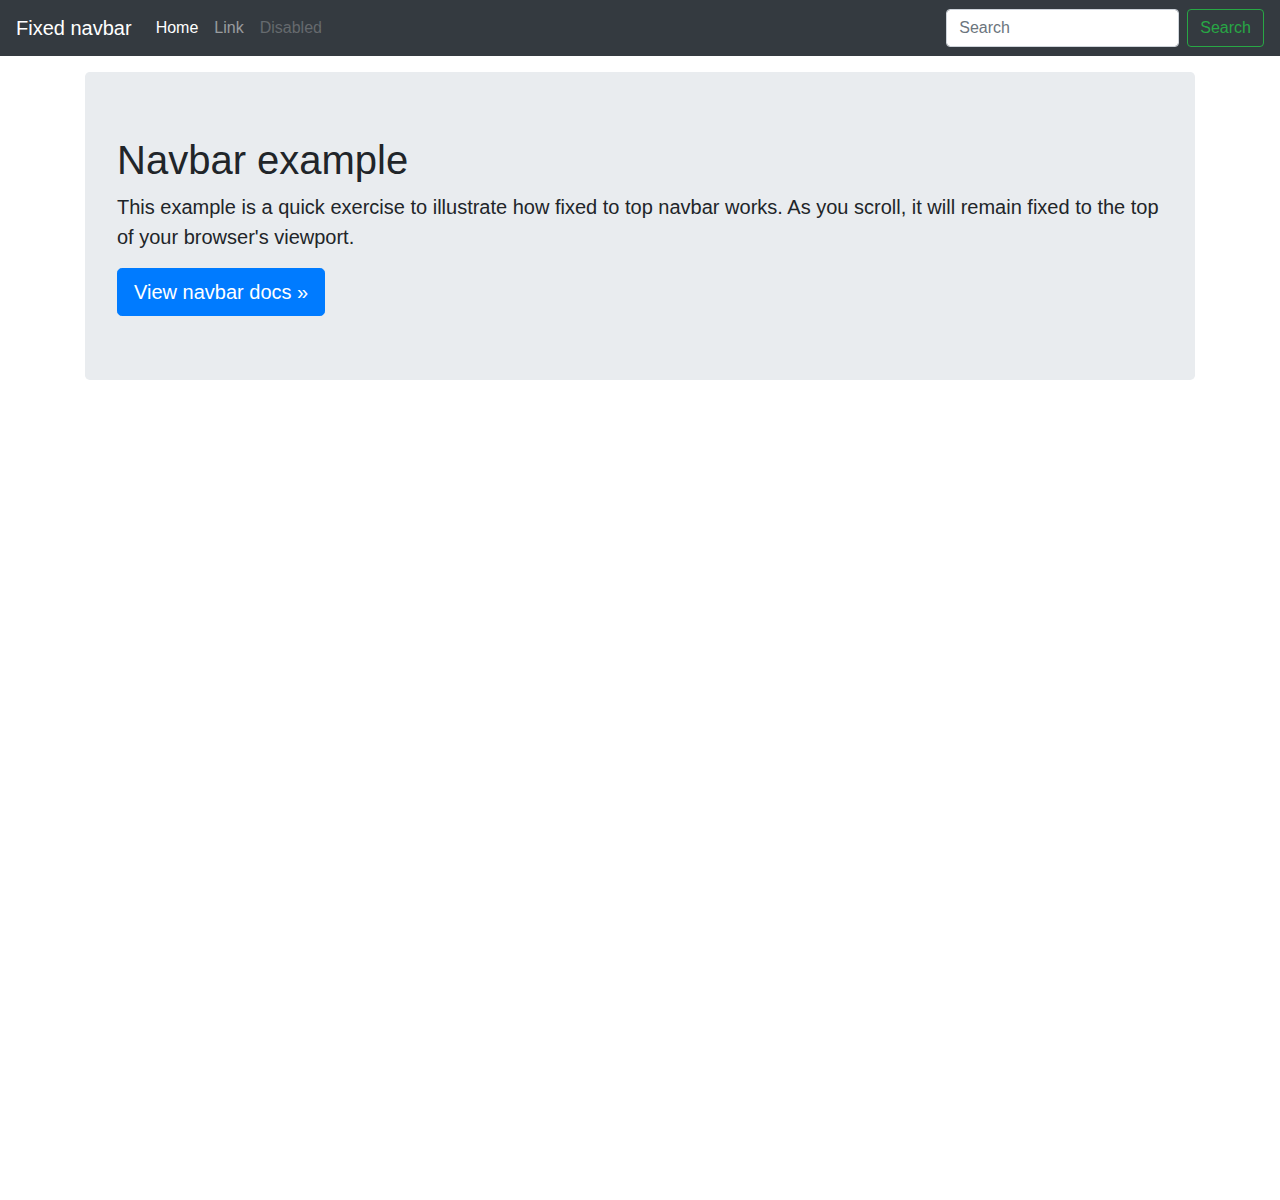
<file: bootstrap-4.1.1/docs/4.1/examples/navbar-fixed/index.html>
<!doctype html>
<html lang="en">
  <head>
    <meta charset="utf-8">
    <meta name="viewport" content="width=device-width, initial-scale=1, shrink-to-fit=no">
    <meta name="description" content="">
    <meta name="author" content="">
    <link rel="icon" href="../../../../favicon.ico">

    <title>Fixed top navbar example for Bootstrap</title>

    <!-- Bootstrap core CSS -->
    <link href="../../../../dist/css/bootstrap.min.css" rel="stylesheet">

    <!-- Custom styles for this template -->
    <link href="navbar-top-fixed.css" rel="stylesheet">
  </head>

  <body>

    <nav class="navbar navbar-expand-md navbar-dark fixed-top bg-dark">
      <a class="navbar-brand" href="#">Fixed navbar</a>
      <button class="navbar-toggler" type="button" data-toggle="collapse" data-target="#navbarCollapse" aria-controls="navbarCollapse" aria-expanded="false" aria-label="Toggle navigation">
        <span class="navbar-toggler-icon"></span>
      </button>
      <div class="collapse navbar-collapse" id="navbarCollapse">
        <ul class="navbar-nav mr-auto">
          <li class="nav-item active">
            <a class="nav-link" href="#">Home <span class="sr-only">(current)</span></a>
          </li>
          <li class="nav-item">
            <a class="nav-link" href="#">Link</a>
          </li>
          <li class="nav-item">
            <a class="nav-link disabled" href="#">Disabled</a>
          </li>
        </ul>
        <form class="form-inline mt-2 mt-md-0">
          <input class="form-control mr-sm-2" type="text" placeholder="Search" aria-label="Search">
          <button class="btn btn-outline-success my-2 my-sm-0" type="submit">Search</button>
        </form>
      </div>
    </nav>

    <main role="main" class="container">
      <div class="jumbotron">
        <h1>Navbar example</h1>
        <p class="lead">This example is a quick exercise to illustrate how fixed to top navbar works. As you scroll, it will remain fixed to the top of your browser's viewport.</p>
        <a class="btn btn-lg btn-primary" href="../../components/navbar/" role="button">View navbar docs &raquo;</a>
      </div>
    </main>

    <!-- Bootstrap core JavaScript
    ================================================== -->
    <!-- Placed at the end of the document so the pages load faster -->
    <script src="https://code.jquery.com/jquery-3.3.1.slim.min.js" integrity="sha384-q8i/X+965DzO0rT7abK41JStQIAqVgRVzpbzo5smXKp4YfRvH+8abtTE1Pi6jizo" crossorigin="anonymous"></script>
    <script>window.jQuery || document.write('<script src="../../../../assets/js/vendor/jquery-slim.min.js"><\/script>')</script>
    <script src="../../../../assets/js/vendor/popper.min.js"></script>
    <script src="../../../../dist/js/bootstrap.min.js"></script>
  </body>
</html>
</file>
<file: bootstrap-4.1.1/docs/4.1/examples/album/album.css>
:root {
  --jumbotron-padding-y: 3rem;
}

.jumbotron {
  padding-top: var(--jumbotron-padding-y);
  padding-bottom: var(--jumbotron-padding-y);
  margin-bottom: 0;
  background-color: #fff;
}
@media (min-width: 768px) {
  .jumbotron {
    padding-top: calc(var(--jumbotron-padding-y) * 2);
    padding-bottom: calc(var(--jumbotron-padding-y) * 2);
  }
}

.jumbotron p:last-child {
  margin-bottom: 0;
}

.jumbotron-heading {
  font-weight: 300;
}

.jumbotron .container {
  max-width: 40rem;
}

footer {
  padding-top: 3rem;
  padding-bottom: 3rem;
}

footer p {
  margin-bottom: .25rem;
}

.box-shadow { box-shadow: 0 .25rem .75rem rgba(0, 0, 0, .05); }
</file>
<file: bootstrap-4.1.1/docs/4.1/examples/blog/blog.css>
/* stylelint-disable selector-list-comma-newline-after */

.blog-header {
  line-height: 1;
  border-bottom: 1px solid #e5e5e5;
}

.blog-header-logo {
  font-family: "Playfair Display", Georgia, "Times New Roman", serif;
  font-size: 2.25rem;
}

.blog-header-logo:hover {
  text-decoration: none;
}

h1, h2, h3, h4, h5, h6 {
  font-family: "Playfair Display", Georgia, "Times New Roman", serif;
}

.display-4 {
  font-size: 2.5rem;
}
@media (min-width: 768px) {
  .display-4 {
    font-size: 3rem;
  }
}

.nav-scroller {
  position: relative;
  z-index: 2;
  height: 2.75rem;
  overflow-y: hidden;
}

.nav-scroller .nav {
  display: -ms-flexbox;
  display: flex;
  -ms-flex-wrap: nowrap;
  flex-wrap: nowrap;
  padding-bottom: 1rem;
  margin-top: -1px;
  overflow-x: auto;
  text-align: center;
  white-space: nowrap;
  -webkit-overflow-scrolling: touch;
}

.nav-scroller .nav-link {
  padding-top: .75rem;
  padding-bottom: .75rem;
  font-size: .875rem;
}

.card-img-right {
  height: 100%;
  border-radius: 0 3px 3px 0;
}

.flex-auto {
  -ms-flex: 0 0 auto;
  flex: 0 0 auto;
}

.h-250 { height: 250px; }
@media (min-width: 768px) {
  .h-md-250 { height: 250px; }
}

.border-top { border-top: 1px solid #e5e5e5; }
.border-bottom { border-bottom: 1px solid #e5e5e5; }

.box-shadow { box-shadow: 0 .25rem .75rem rgba(0, 0, 0, .05); }

/*
 * Blog name and description
 */
.blog-title {
  margin-bottom: 0;
  font-size: 2rem;
  font-weight: 400;
}
.blog-description {
  font-size: 1.1rem;
  color: #999;
}

@media (min-width: 40em) {
  .blog-title {
    font-size: 3.5rem;
  }
}

/* Pagination */
.blog-pagination {
  margin-bottom: 4rem;
}
.blog-pagination > .btn {
  border-radius: 2rem;
}

/*
 * Blog posts
 */
.blog-post {
  margin-bottom: 4rem;
}
.blog-post-title {
  margin-bottom: .25rem;
  font-size: 2.5rem;
}
.blog-post-meta {
  margin-bottom: 1.25rem;
  color: #999;
}

/*
 * Footer
 */
.blog-footer {
  padding: 2.5rem 0;
  color: #999;
  text-align: center;
  background-color: #f9f9f9;
  border-top: .05rem solid #e5e5e5;
}
.blog-footer p:last-child {
  margin-bottom: 0;
}
</file>
<file: bootstrap-4.1.1/docs/4.1/examples/carousel/carousel.css>
/* GLOBAL STYLES
-------------------------------------------------- */
/* Padding below the footer and lighter body text */

body {
  padding-top: 3rem;
  padding-bottom: 3rem;
  color: #5a5a5a;
}


/* CUSTOMIZE THE CAROUSEL
-------------------------------------------------- */

/* Carousel base class */
.carousel {
  margin-bottom: 4rem;
}
/* Since positioning the image, we need to help out the caption */
.carousel-caption {
  bottom: 3rem;
  z-index: 10;
}

/* Declare heights because of positioning of img element */
.carousel-item {
  height: 32rem;
  background-color: #777;
}
.carousel-item > img {
  position: absolute;
  top: 0;
  left: 0;
  min-width: 100%;
  height: 32rem;
}


/* MARKETING CONTENT
-------------------------------------------------- */

/* Center align the text within the three columns below the carousel */
.marketing .col-lg-4 {
  margin-bottom: 1.5rem;
  text-align: center;
}
.marketing h2 {
  font-weight: 400;
}
.marketing .col-lg-4 p {
  margin-right: .75rem;
  margin-left: .75rem;
}


/* Featurettes
------------------------- */

.featurette-divider {
  margin: 5rem 0; /* Space out the Bootstrap <hr> more */
}

/* Thin out the marketing headings */
.featurette-heading {
  font-weight: 300;
  line-height: 1;
  letter-spacing: -.05rem;
}


/* RESPONSIVE CSS
-------------------------------------------------- */

@media (min-width: 40em) {
  /* Bump up size of carousel content */
  .carousel-caption p {
    margin-bottom: 1.25rem;
    font-size: 1.25rem;
    line-height: 1.4;
  }

  .featurette-heading {
    font-size: 50px;
  }
}

@media (min-width: 62em) {
  .featurette-heading {
    margin-top: 7rem;
  }
}
</file>
<file: bootstrap-4.1.1/docs/4.1/examples/cover/cover.css>
/*
 * Globals
 */

/* Links */
a,
a:focus,
a:hover {
  color: #fff;
}

/* Custom default button */
.btn-secondary,
.btn-secondary:hover,
.btn-secondary:focus {
  color: #333;
  text-shadow: none; /* Prevent inheritance from `body` */
  background-color: #fff;
  border: .05rem solid #fff;
}


/*
 * Base structure
 */

html,
body {
  height: 100%;
  background-color: #333;
}

body {
  display: -ms-flexbox;
  display: flex;
  color: #fff;
  text-shadow: 0 .05rem .1rem rgba(0, 0, 0, .5);
  box-shadow: inset 0 0 5rem rgba(0, 0, 0, .5);
}

.cover-container {
  max-width: 42em;
}


/*
 * Header
 */
.masthead {
  margin-bottom: 2rem;
}

.masthead-brand {
  margin-bottom: 0;
}

.nav-masthead .nav-link {
  padding: .25rem 0;
  font-weight: 700;
  color: rgba(255, 255, 255, .5);
  background-color: transparent;
  border-bottom: .25rem solid transparent;
}

.nav-masthead .nav-link:hover,
.nav-masthead .nav-link:focus {
  border-bottom-color: rgba(255, 255, 255, .25);
}

.nav-masthead .nav-link + .nav-link {
  margin-left: 1rem;
}

.nav-masthead .active {
  color: #fff;
  border-bottom-color: #fff;
}

@media (min-width: 48em) {
  .masthead-brand {
    float: left;
  }
  .nav-masthead {
    float: right;
  }
}


/*
 * Cover
 */
.cover {
  padding: 0 1.5rem;
}
.cover .btn-lg {
  padding: .75rem 1.25rem;
  font-weight: 700;
}


/*
 * Footer
 */
.mastfoot {
  color: rgba(255, 255, 255, .5);
}
</file>
<file: bootstrap-4.1.1/docs/4.1/examples/grid/grid.css>
body {
  padding-top: 2rem;
  padding-bottom: 2rem;
}

h3 {
  margin-top: 2rem;
}

.row {
  margin-bottom: 1rem;
}
.row .row {
  margin-top: 1rem;
  margin-bottom: 0;
}
[class*="col-"] {
  padding-top: 1rem;
  padding-bottom: 1rem;
  background-color: rgba(86, 61, 124, .15);
  border: 1px solid rgba(86, 61, 124, .2);
}

hr {
  margin-top: 2rem;
  margin-bottom: 2rem;
}
</file>
<file: bootstrap-4.1.1/docs/4.1/examples/jumbotron/jumbotron.css>
/* Move down content because we have a fixed navbar that is 3.5rem tall */
body {
  padding-top: 3.5rem;
}
</file>
<file: bootstrap-4.1.1/docs/4.1/examples/navbar-fixed/navbar-top-fixed.css>
/* Show it is fixed to the top */
body {
  min-height: 75rem;
  padding-top: 4.5rem;
}
</file>
